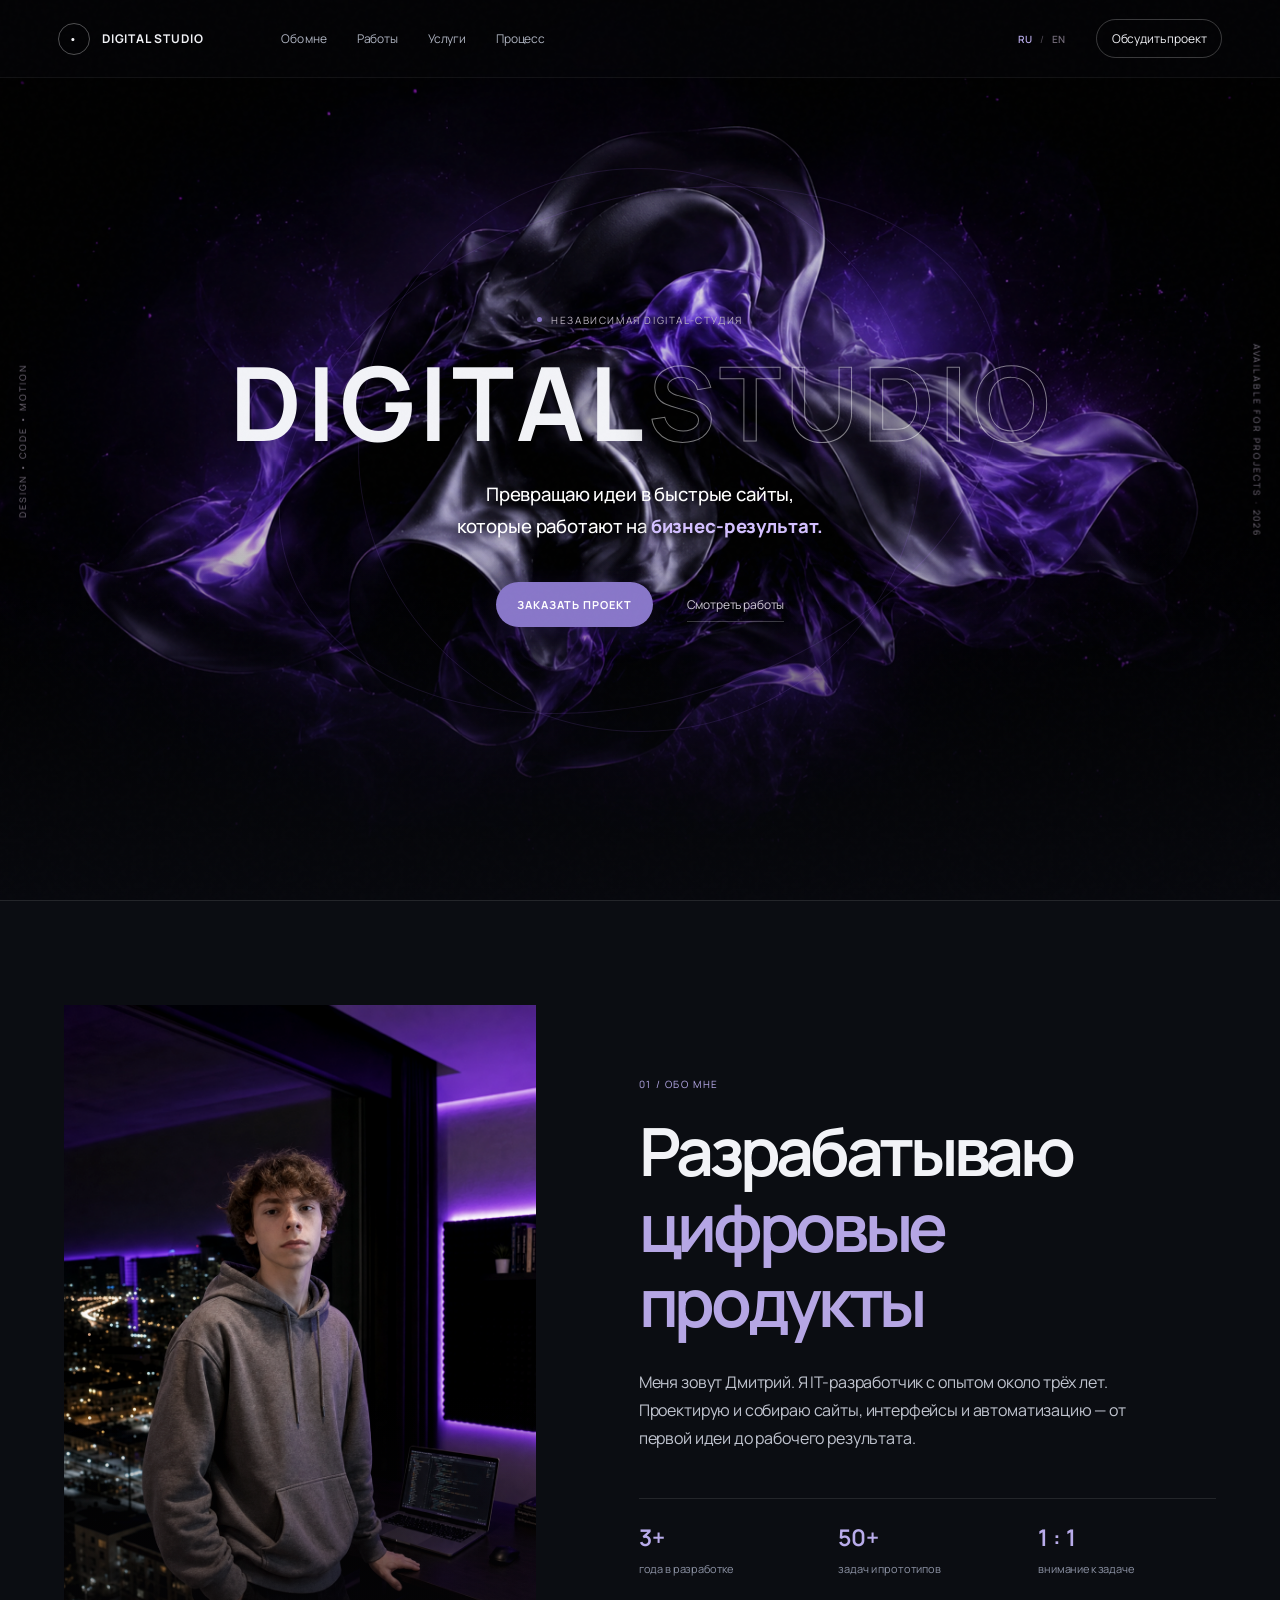
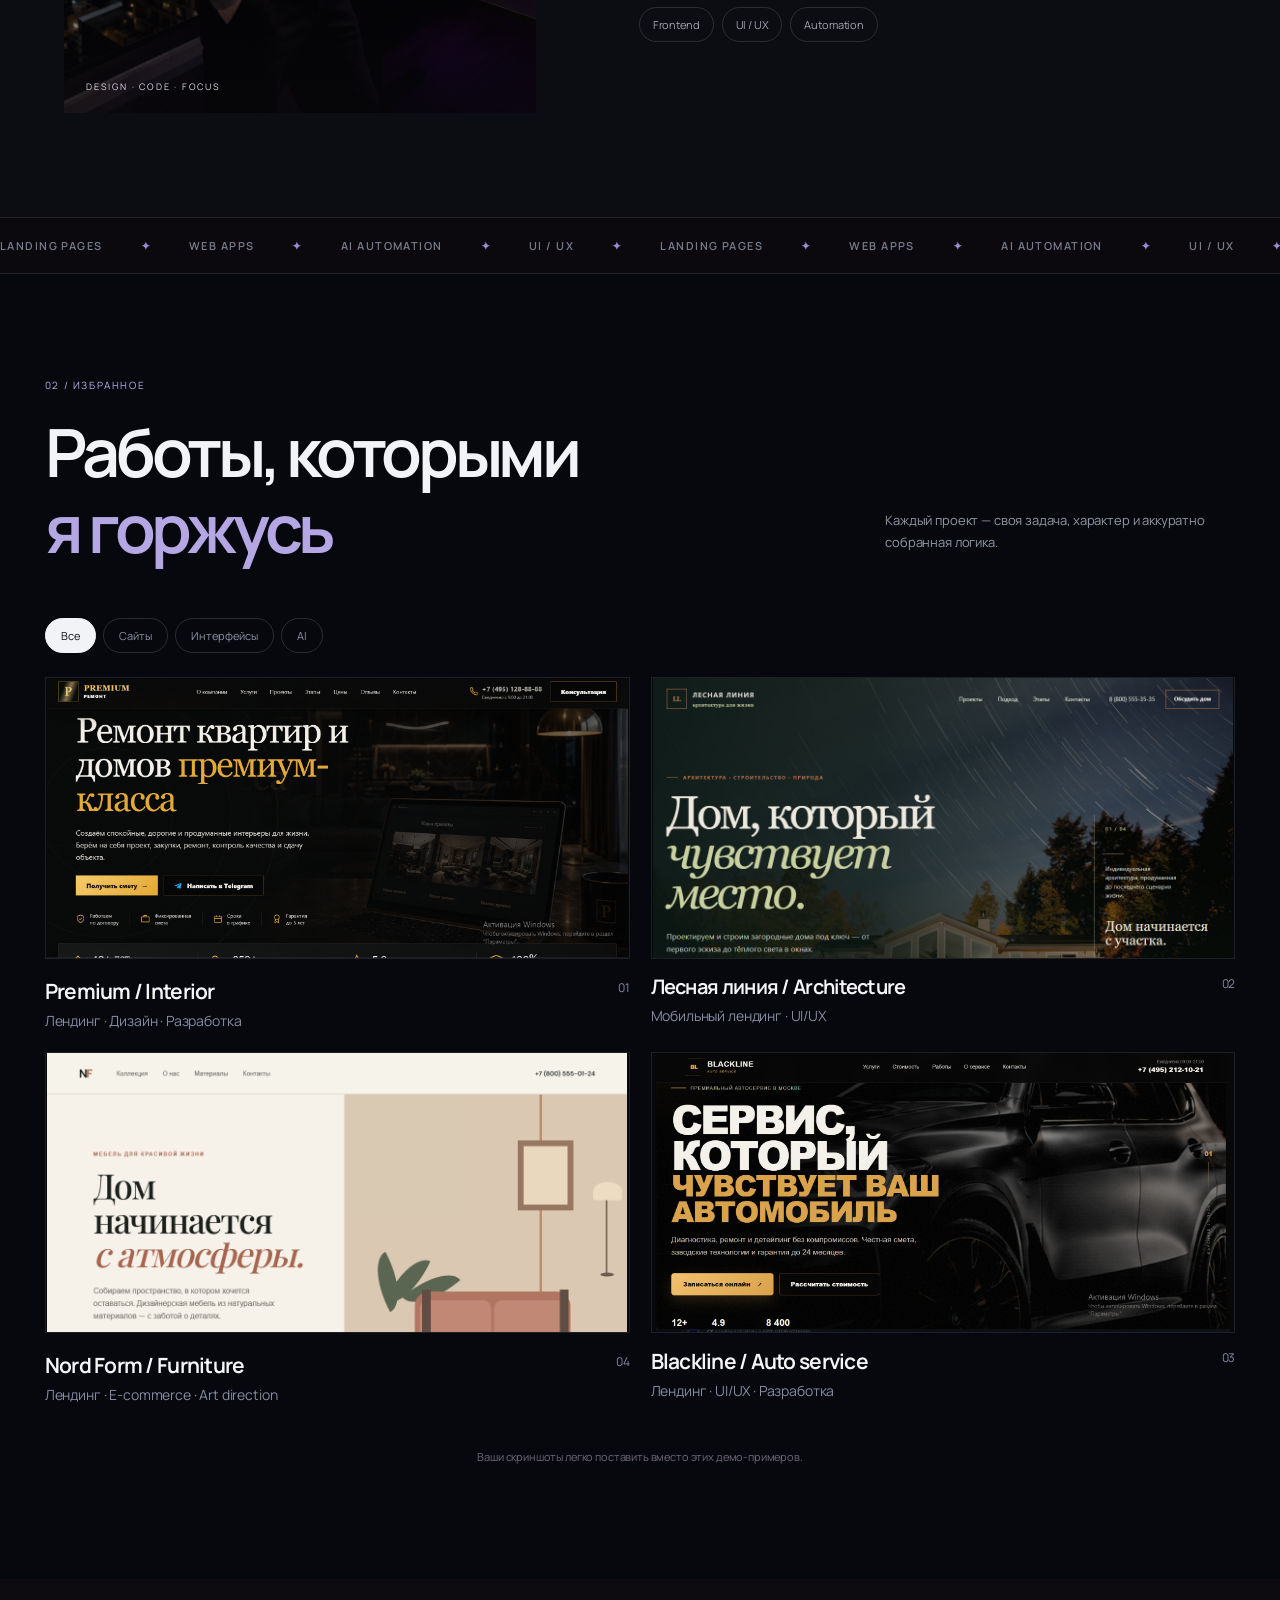
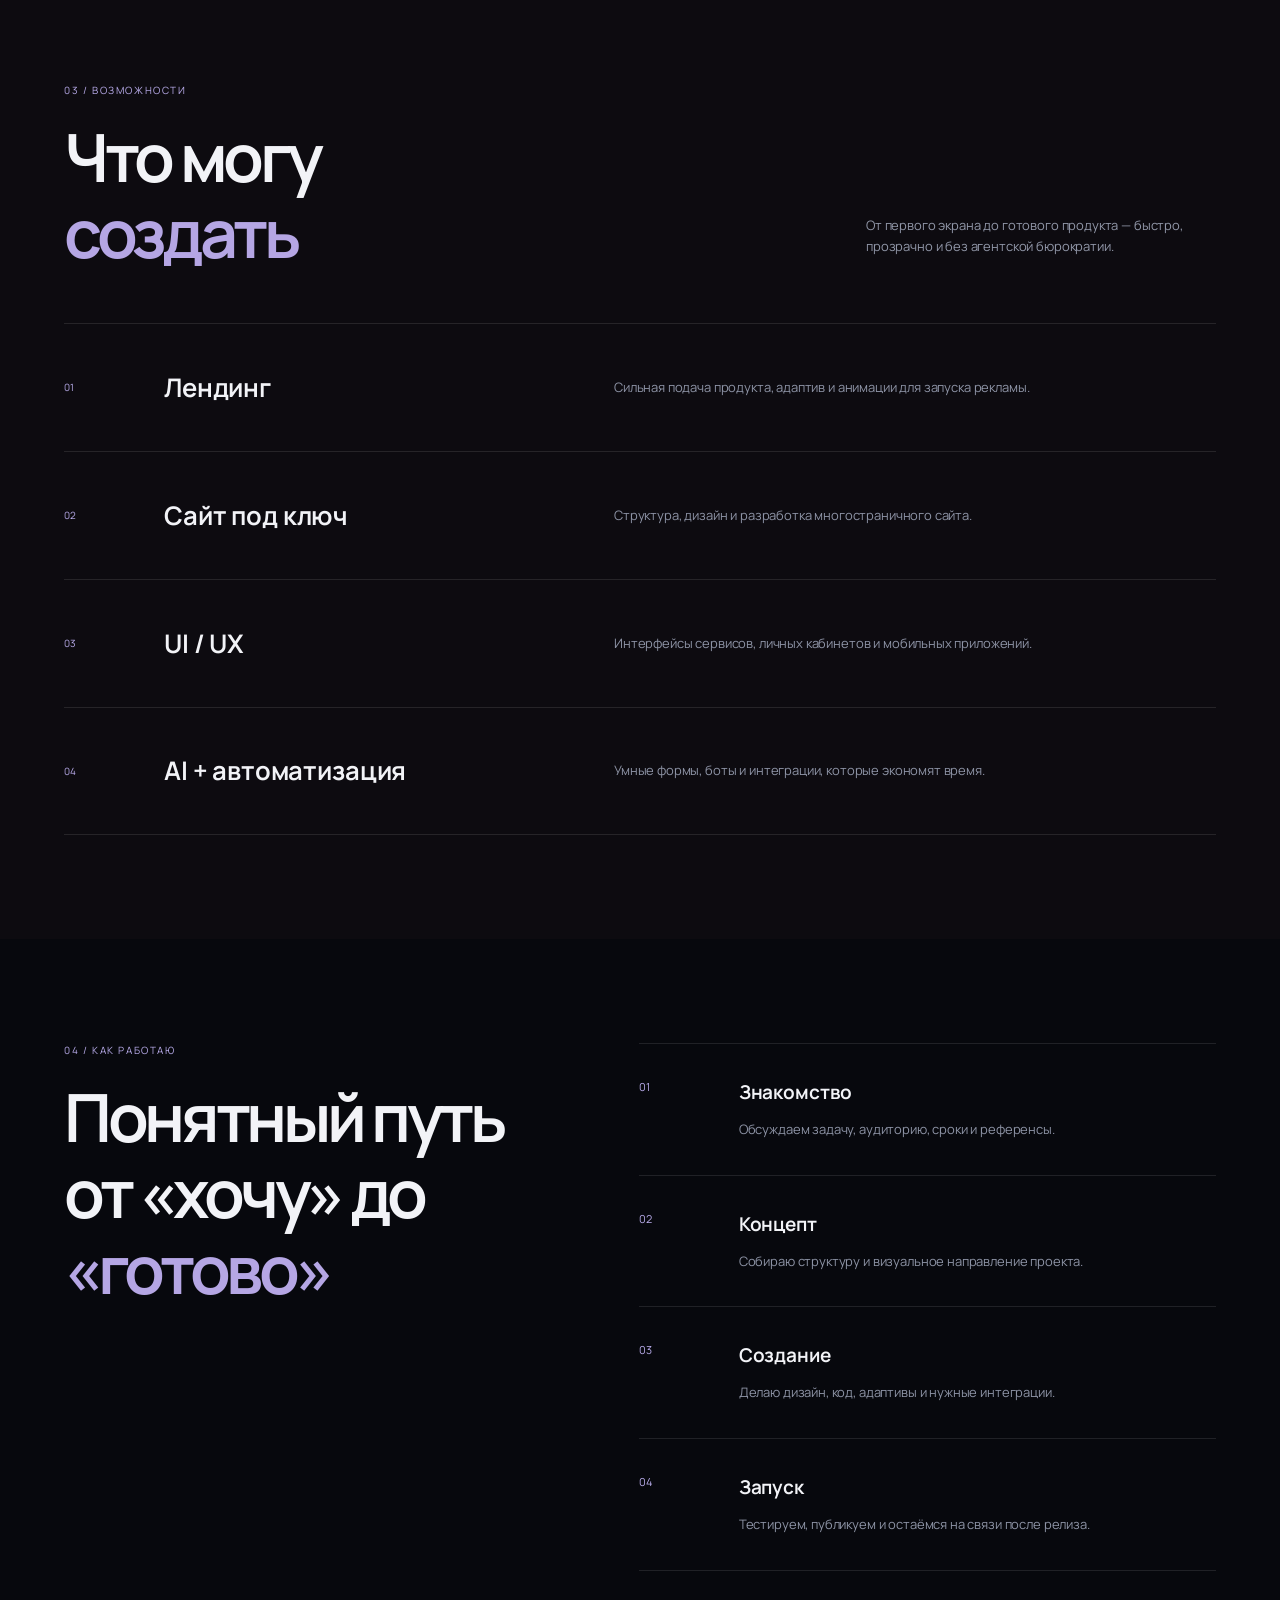
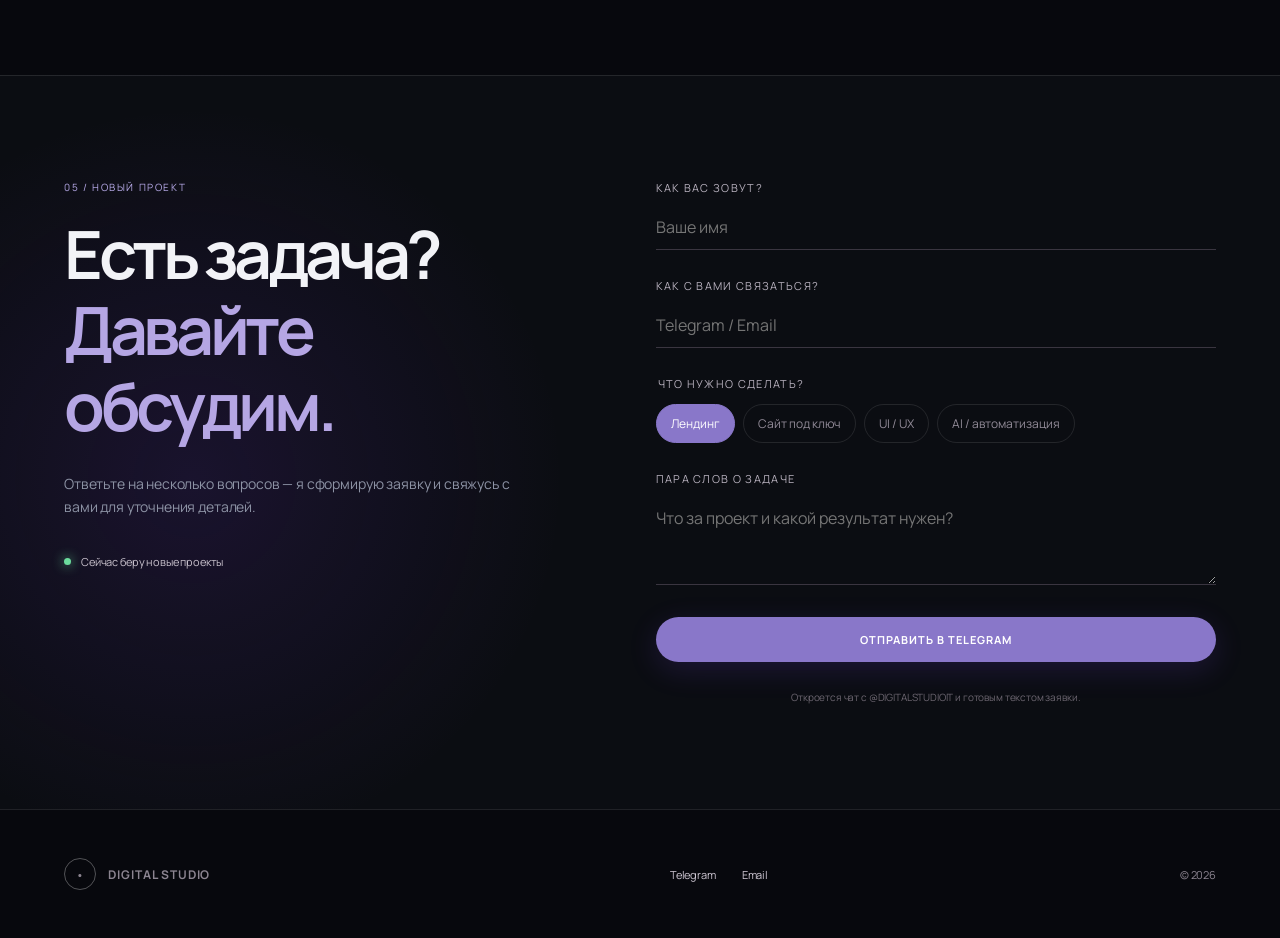
<file: index.html>
<!doctype html>
<html lang="ru">
<head>
  <meta charset="UTF-8">
  <meta name="viewport" content="width=device-width, initial-scale=1.0">
  <meta name="theme-color" content="#08070b">
  <meta name="description" content="Digital studio — сайты, интерфейсы и автоматизация для бизнеса.">
  <title>Digital studio — design, code, motion</title>
  <link rel="preconnect" href="https://fonts.googleapis.com">
  <link rel="preconnect" href="https://fonts.gstatic.com" crossorigin>
  <link href="https://fonts.googleapis.com/css2?family=Manrope:wght@400;500;600;700&family=Unbounded:wght@500;600&display=swap" rel="stylesheet">
  <link rel="stylesheet" href="styles.css">
  <link rel="stylesheet" href="about.css">
  <link rel="stylesheet" href="portfolio.css">
  <link rel="stylesheet" href="minimal.css">
</head>
<body>
  <div class="noise" aria-hidden="true"></div>
  <header class="header">
    <a class="brand" href="#top" aria-label="Digital studio — на главную">
      <span class="brand-mark">•</span>
      <span>Digital studio</span>
    </a>
    <nav class="nav" aria-label="Основная навигация">
      <a href="#about">Обо мне</a>
      <a href="#works">Работы</a>
      <a href="#services">Услуги</a>
      <a href="#process">Процесс</a>
    </nav>
    <div class="lang-switch" role="group" aria-label="Выбор языка">
      <button class="lang active" type="button" data-lang="ru">RU</button><span>/</span><button class="lang" type="button" data-lang="en">EN</button>
    </div>
    <a class="header-cta" href="#order">Обсудить проект</a>
    <button class="menu-button" type="button" aria-label="Открыть меню" aria-expanded="false"><span></span><span></span></button>
  </header>

  <main>
    <section class="hero" id="top">
      <img class="hero-art" src="assets/hero-art.png" alt="Абстрактная фиолетовая 3D-форма">
      <div class="hero-vignette"></div>
      <div class="orbit orbit-one"></div>
      <div class="orbit orbit-two"></div>
      <div class="hero-copy">
        <p class="eyebrow"><span></span> Независимая digital-студия</p>
        <h1>DIGITAL<span>STUDIO</span></h1>
        <p class="hero-lead">Превращаю идеи в быстрые сайты,<br>которые работают на <em>бизнес-результат.</em></p>
        <div class="hero-actions">
          <a class="button button-primary" href="#order">Заказать проект</a>
          <a class="text-link" href="#works">Смотреть работы</a>
        </div>
      </div>
      <p class="hero-side hero-side-left">DESIGN • CODE • MOTION</p>
      <p class="hero-side hero-side-right">AVAILABLE FOR PROJECTS · 2026</p>
    </section>

    <section class="about section" id="about">
      <div class="about-media reveal">
        <img src="assets/about-photo.png" alt="Разработчик за работой у окна с видом на ночной город">
        <span class="about-media-label">DESIGN · CODE · FOCUS</span>
      </div>
      <div class="about-copy reveal">
        <p class="kicker">01 / Обо мне</p>
        <h2>Разрабатываю<br><span>цифровые продукты</span></h2>
        <p class="about-lead">Меня зовут Дмитрий. Я IT-разработчик с опытом около трёх лет. Проектирую и собираю сайты, интерфейсы и автоматизацию — от первой идеи до рабочего результата.</p>
        <div class="about-facts">
          <div><strong>3+</strong><span>года в разработке</span></div>
          <div><strong>50+</strong><span>задач и прототипов</span></div>
          <div><strong>1 : 1</strong><span>внимание к задаче</span></div>
        </div>
        <div class="about-tags"><span>Frontend</span><span>UI / UX</span><span>Automation</span></div>
      </div>
    </section>

    <section class="marquee" aria-label="Услуги">
      <div class="marquee-track">
        <span>LANDING PAGES</span><i>✦</i><span>WEB APPS</span><i>✦</i><span>AI AUTOMATION</span><i>✦</i><span>UI / UX</span><i>✦</i>
        <span>LANDING PAGES</span><i>✦</i><span>WEB APPS</span><i>✦</i><span>AI AUTOMATION</span><i>✦</i><span>UI / UX</span><i>✦</i>
      </div>
    </section>

    <section class="section works" id="works">
      <div class="section-heading reveal">
        <div><p class="kicker">02 / Избранное</p><h2>Работы, которыми<br><span>я горжусь</span></h2></div>
        <p class="section-note">Каждый проект — своя задача, характер и аккуратно собранная логика.</p>
      </div>
      <div class="filters reveal" role="group" aria-label="Фильтр работ">
        <button class="filter active" data-filter="all">Все</button>
        <button class="filter" data-filter="web">Сайты</button>
        <button class="filter" data-filter="ui">Интерфейсы</button>
        <button class="filter" data-filter="ai">AI</button>
      </div>
      <div class="work-grid">
        <article class="work-card work-card-large reveal" data-category="web">
          <a class="work-card-link" href="https://witchcraftit.github.io/premium-renovation-github-pages/" target="_blank" rel="noopener noreferrer">
            <div class="portfolio-visual"><img src="assets/portfolio-premium-final.png" alt="Лендинг премиального ремонта квартир и домов"></div>
            <div class="work-meta"><div><h3>Premium / Interior</h3><p>Лендинг · Дизайн · Разработка</p></div><span>01</span></div>
          </a>
        </article>
        <article class="work-card reveal" data-category="ui">
          <a class="work-card-link" href="https://witchcraftit.github.io/forest-landing/" target="_blank" rel="noopener noreferrer">
            <div class="portfolio-visual"><img src="assets/portfolio-forest-final.png" alt="Лендинг загородных домов"></div>
            <div class="work-meta"><div><h3>Лесная линия / Architecture</h3><p>Мобильный лендинг · UI/UX</p></div><span>02</span></div>
          </a>
        </article>
        <article class="work-card reveal" data-category="ai">
          <a class="work-card-link" href="https://witchcraftit.github.io/blackline-auto-github-pages/" target="_blank" rel="noopener noreferrer">
            <div class="portfolio-visual"><img src="assets/portfolio-blackline-final.png" alt="Лендинг премиального автосервиса Blackline"></div>
            <div class="work-meta"><div><h3>Blackline / Auto service</h3><p>Лендинг · UI/UX · Разработка</p></div><span>03</span></div>
          </a>
        </article>
        <article class="work-card reveal" data-category="web">
          <a class="work-card-link" href="furniture-landing/" target="_blank" rel="noopener noreferrer">
            <div class="portfolio-visual"><img src="assets/portfolio-furniture.png" alt="Лендинг мебельного бренда Nord Form"></div>
            <div class="work-meta"><div><h3>Nord Form / Furniture</h3><p>Лендинг · E-commerce · Art direction</p></div><span>04</span></div>
          </a>
        </article>
      </div>
      <p class="replace-note reveal">Ваши скриншоты легко поставить вместо этих демо-примеров.</p>
    </section>

    <section class="section services" id="services">
      <div class="section-heading reveal">
        <div><p class="kicker">03 / Возможности</p><h2>Что могу<br><span>создать</span></h2></div>
        <p class="section-note">От первого экрана до готового продукта — быстро, прозрачно и без агентской бюрократии.</p>
      </div>
      <div class="service-list">
        <article class="service reveal"><span class="service-number">01</span><h3>Лендинг</h3><p>Сильная подача продукта, адаптив и анимации для запуска рекламы.</p></article>
        <article class="service reveal"><span class="service-number">02</span><h3>Сайт под ключ</h3><p>Структура, дизайн и разработка многостраничного сайта.</p></article>
        <article class="service reveal"><span class="service-number">03</span><h3>UI / UX</h3><p>Интерфейсы сервисов, личных кабинетов и мобильных приложений.</p></article>
        <article class="service reveal"><span class="service-number">04</span><h3>AI + автоматизация</h3><p>Умные формы, боты и интеграции, которые экономят время.</p></article>
      </div>
    </section>

    <section class="section process" id="process">
      <div class="process-intro reveal"><p class="kicker">04 / Как работаю</p><h2>Понятный путь<br>от «хочу» до <span>«готово»</span></h2></div>
      <div class="steps">
        <article class="step reveal"><span>01</span><div><h3>Знакомство</h3><p>Обсуждаем задачу, аудиторию, сроки и референсы.</p></div></article>
        <article class="step reveal"><span>02</span><div><h3>Концепт</h3><p>Собираю структуру и визуальное направление проекта.</p></div></article>
        <article class="step reveal"><span>03</span><div><h3>Создание</h3><p>Делаю дизайн, код, адаптивы и нужные интеграции.</p></div></article>
        <article class="step reveal"><span>04</span><div><h3>Запуск</h3><p>Тестируем, публикуем и остаёмся на связи после релиза.</p></div></article>
      </div>
    </section>

    <section class="section order" id="order">
      <div class="order-copy reveal"><p class="kicker">05 / Новый проект</p><h2>Есть задача?<br><span>Давайте обсудим.</span></h2><p>Ответьте на несколько вопросов — я сформирую заявку и свяжусь с вами для уточнения деталей.</p><div class="availability"><i></i> Сейчас беру новые проекты</div></div>
      <form class="order-form reveal" id="orderForm">
        <label>Как вас зовут?<input type="text" name="name" placeholder="Ваше имя" required></label>
        <label>Как с вами связаться?<input type="text" name="contact" placeholder="Telegram / Email" required></label>
        <fieldset><legend>Что нужно сделать?</legend><div class="choices"><label><input type="radio" name="service" value="Лендинг" checked><span>Лендинг</span></label><label><input type="radio" name="service" value="Сайт под ключ"><span>Сайт под ключ</span></label><label><input type="radio" name="service" value="UI / UX"><span>UI / UX</span></label><label><input type="radio" name="service" value="AI / автоматизация"><span>AI / автоматизация</span></label></div></fieldset>
        <label>Пара слов о задаче<textarea name="message" rows="3" placeholder="Что за проект и какой результат нужен?"></textarea></label>
        <button class="button button-primary submit" type="submit">Отправить в Telegram</button>
        <p class="form-hint">Откроется чат с @DIGITALSTUDIOIT и готовым текстом заявки.</p>
      </form>
    </section>
  </main>

  <footer class="footer">
    <a class="brand" href="#top"><span class="brand-mark">•</span><span>Digital studio</span></a>
    <div class="footer-links"><a href="https://t.me/DIGITALSTUDIOIT" target="_blank" rel="noopener">Telegram</a><a href="mailto:hello@yourdomain.com">Email</a></div>
    <span>© 2026</span>
  </footer>

  <div class="toast" role="status" aria-live="polite"><strong>Открываю Telegram</strong><span>Текст заявки уже подготовлен.</span></div>
  <script src="script.js"></script>
</body>
</html>
</file>
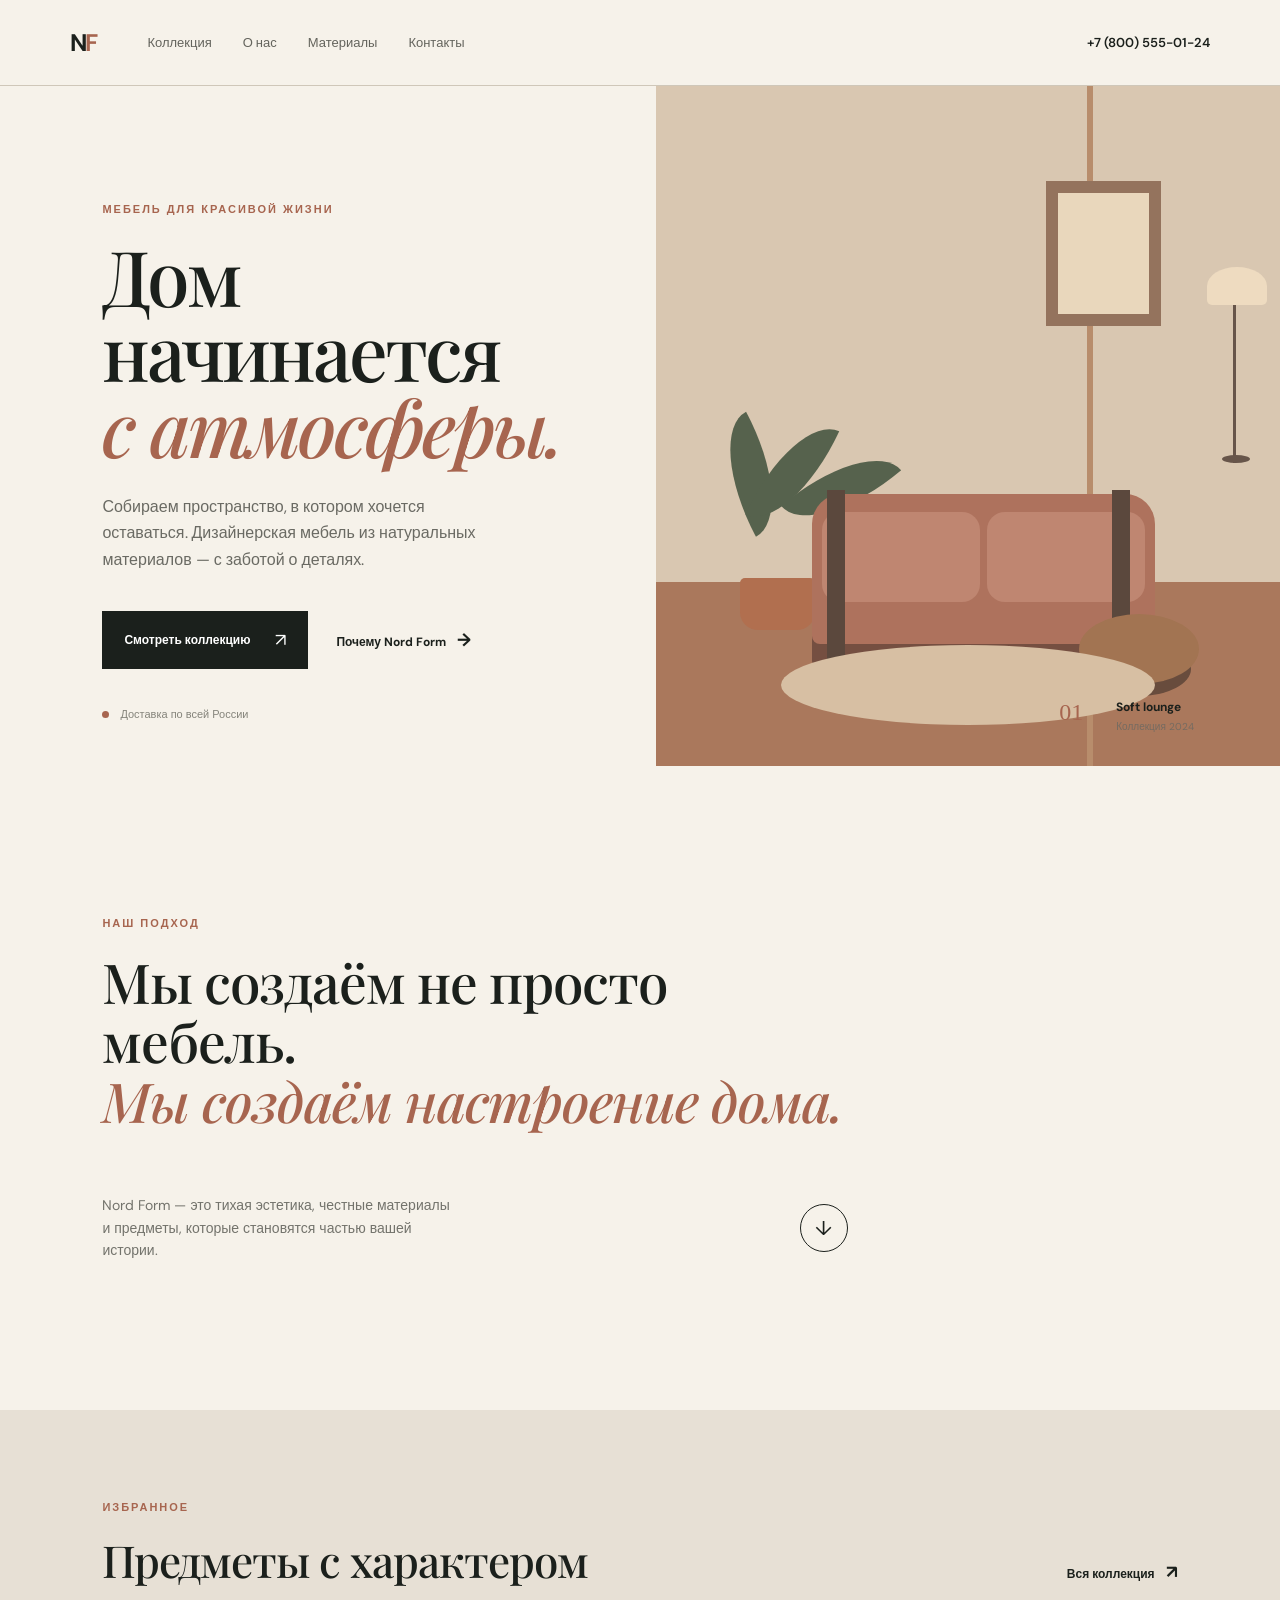
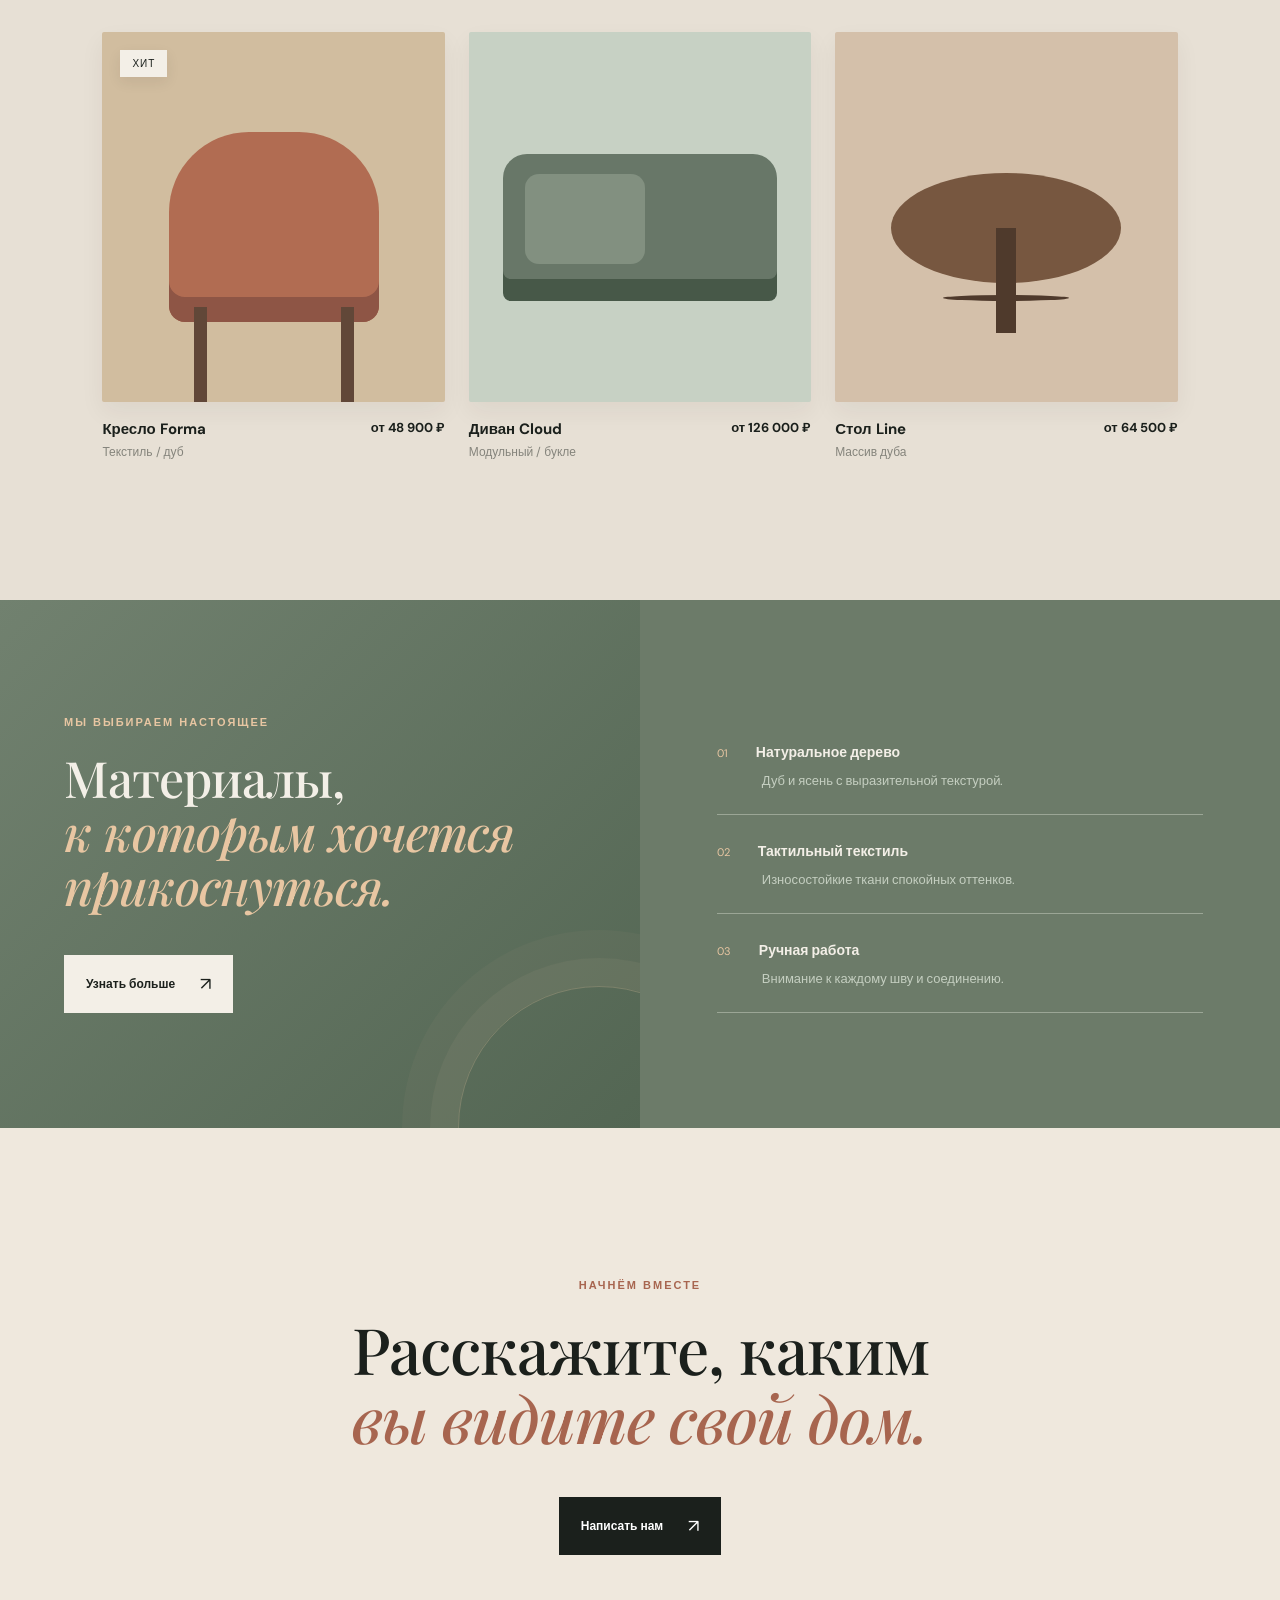
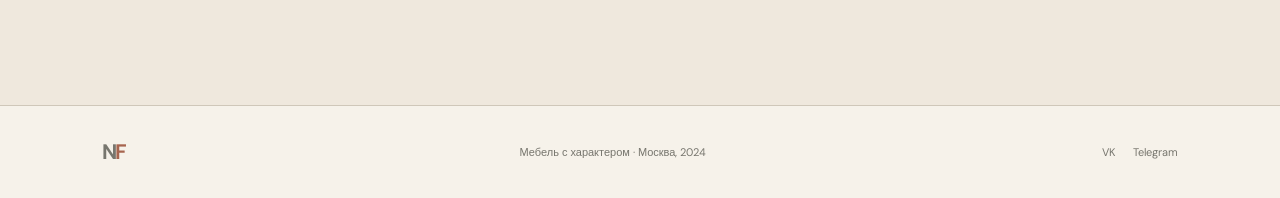
<file: furniture-landing/index.html>
<!doctype html>
<html lang="ru">
<head>
  <meta charset="UTF-8" />
  <meta name="viewport" content="width=device-width, initial-scale=1.0" />
  <meta name="description" content="Nord Form — современная мебель для дома с доставкой по России." />
  <title>Nord Form — мебель, которая остаётся с вами</title>
  <link rel="preconnect" href="https://fonts.googleapis.com">
  <link rel="preconnect" href="https://fonts.gstatic.com" crossorigin>
  <link href="https://fonts.googleapis.com/css2?family=DM+Sans:wght@400;500;600;700&family=Playfair+Display:wght@500;600&display=swap" rel="stylesheet">
  <link rel="stylesheet" href="styles.css" />
</head>
<body>
  <header class="header">
    <a class="logo" href="#top" aria-label="Nord Form">N<span>F</span></a>
    <nav class="nav" aria-label="Главное меню">
      <a href="#collection">Коллекция</a>
      <a href="#about">О нас</a>
      <a href="#materials">Материалы</a>
      <a href="#contacts">Контакты</a>
    </nav>
    <a class="header-phone" href="tel:+78005550124">+7 (800) 555-01-24</a>
    <button class="menu-button" aria-label="Открыть меню">☰</button>
  </header>

  <main id="top">
    <section class="hero">
      <div class="hero-copy">
        <p class="eyebrow">Мебель для красивой жизни</p>
        <h1>Дом начинается<br><em>с атмосферы.</em></h1>
        <p class="hero-text">Собираем пространство, в котором хочется оставаться. Дизайнерская мебель из натуральных материалов — с заботой о деталях.</p>
        <div class="hero-actions">
          <a class="button button-dark" href="#collection">Смотреть коллекцию <span>↗</span></a>
          <a class="text-link" href="#about">Почему Nord Form <span>→</span></a>
        </div>
        <div class="hero-note"><span class="dot"></span> Доставка по всей России</div>
      </div>
      <div class="hero-visual">
        <div class="sun"></div>
        <div class="room-art" aria-label="Иллюстрация уютной гостиной">
          <div class="wall-art"></div><div class="plant plant-one"><i></i><i></i><i></i></div>
          <div class="sofa"><span></span><b></b><i></i></div><div class="table"><span></span></div>
          <div class="lamp"><i></i><span></span></div><div class="rug"></div>
        </div>
        <div class="visual-caption"><span>01</span><b>Soft lounge</b><small>Коллекция 2024</small></div>
      </div>
    </section>

    <section class="intro" id="about">
      <p class="eyebrow">Наш подход</p>
      <h2>Мы создаём не просто мебель.<br><em>Мы создаём настроение дома.</em></h2>
      <div class="intro-bottom"><p>Nord Form — это тихая эстетика, честные материалы и предметы, которые становятся частью вашей истории.</p><a class="circle-arrow" href="#materials">↓</a></div>
    </section>

    <section class="collection" id="collection">
      <div class="section-heading"><div><p class="eyebrow">Избранное</p><h2>Предметы с характером</h2></div><a class="text-link" href="#contacts">Вся коллекция <span>↗</span></a></div>
      <div class="products">
        <article class="product"><div class="product-image chair"><span class="badge">Хит</span><div class="chair-shape"></div></div><div class="product-meta"><div><h3>Кресло Forma</h3><p>Текстиль / дуб</p></div><strong>от 48 900 ₽</strong></div></article>
        <article class="product"><div class="product-image sofa-product"><div class="sofa-shape"></div></div><div class="product-meta"><div><h3>Диван Cloud</h3><p>Модульный / букле</p></div><strong>от 126 000 ₽</strong></div></article>
        <article class="product"><div class="product-image table-product"><div class="table-shape"></div></div><div class="product-meta"><div><h3>Стол Line</h3><p>Массив дуба</p></div><strong>от 64 500 ₽</strong></div></article>
      </div>
    </section>

    <section class="materials" id="materials"><div class="materials-card"><p class="eyebrow">Мы выбираем настоящее</p><h2>Материалы,<br><em>к которым хочется прикоснуться.</em></h2><a class="button button-light" href="#contacts">Узнать больше <span>↗</span></a></div><div class="material-list"><div><span>01</span><b>Натуральное дерево</b><p>Дуб и ясень с выразительной текстурой.</p></div><div><span>02</span><b>Тактильный текстиль</b><p>Износостойкие ткани спокойных оттенков.</p></div><div><span>03</span><b>Ручная работа</b><p>Внимание к каждому шву и соединению.</p></div></div></section>

    <section class="contact" id="contacts"><p class="eyebrow">Начнём вместе</p><h2>Расскажите, каким<br><em>вы видите свой дом.</em></h2><a class="button button-dark" href="mailto:hello@nordform.ru">Написать нам <span>↗</span></a></section>
  </main>
  <footer class="footer"><a class="logo" href="#top">N<span>F</span></a><p>Мебель с характером · Москва, 2024</p><div><a href="#">VK</a><a href="#">Telegram</a></div></footer>
  <script src="script.js"></script>
</body>
</html>
</file>
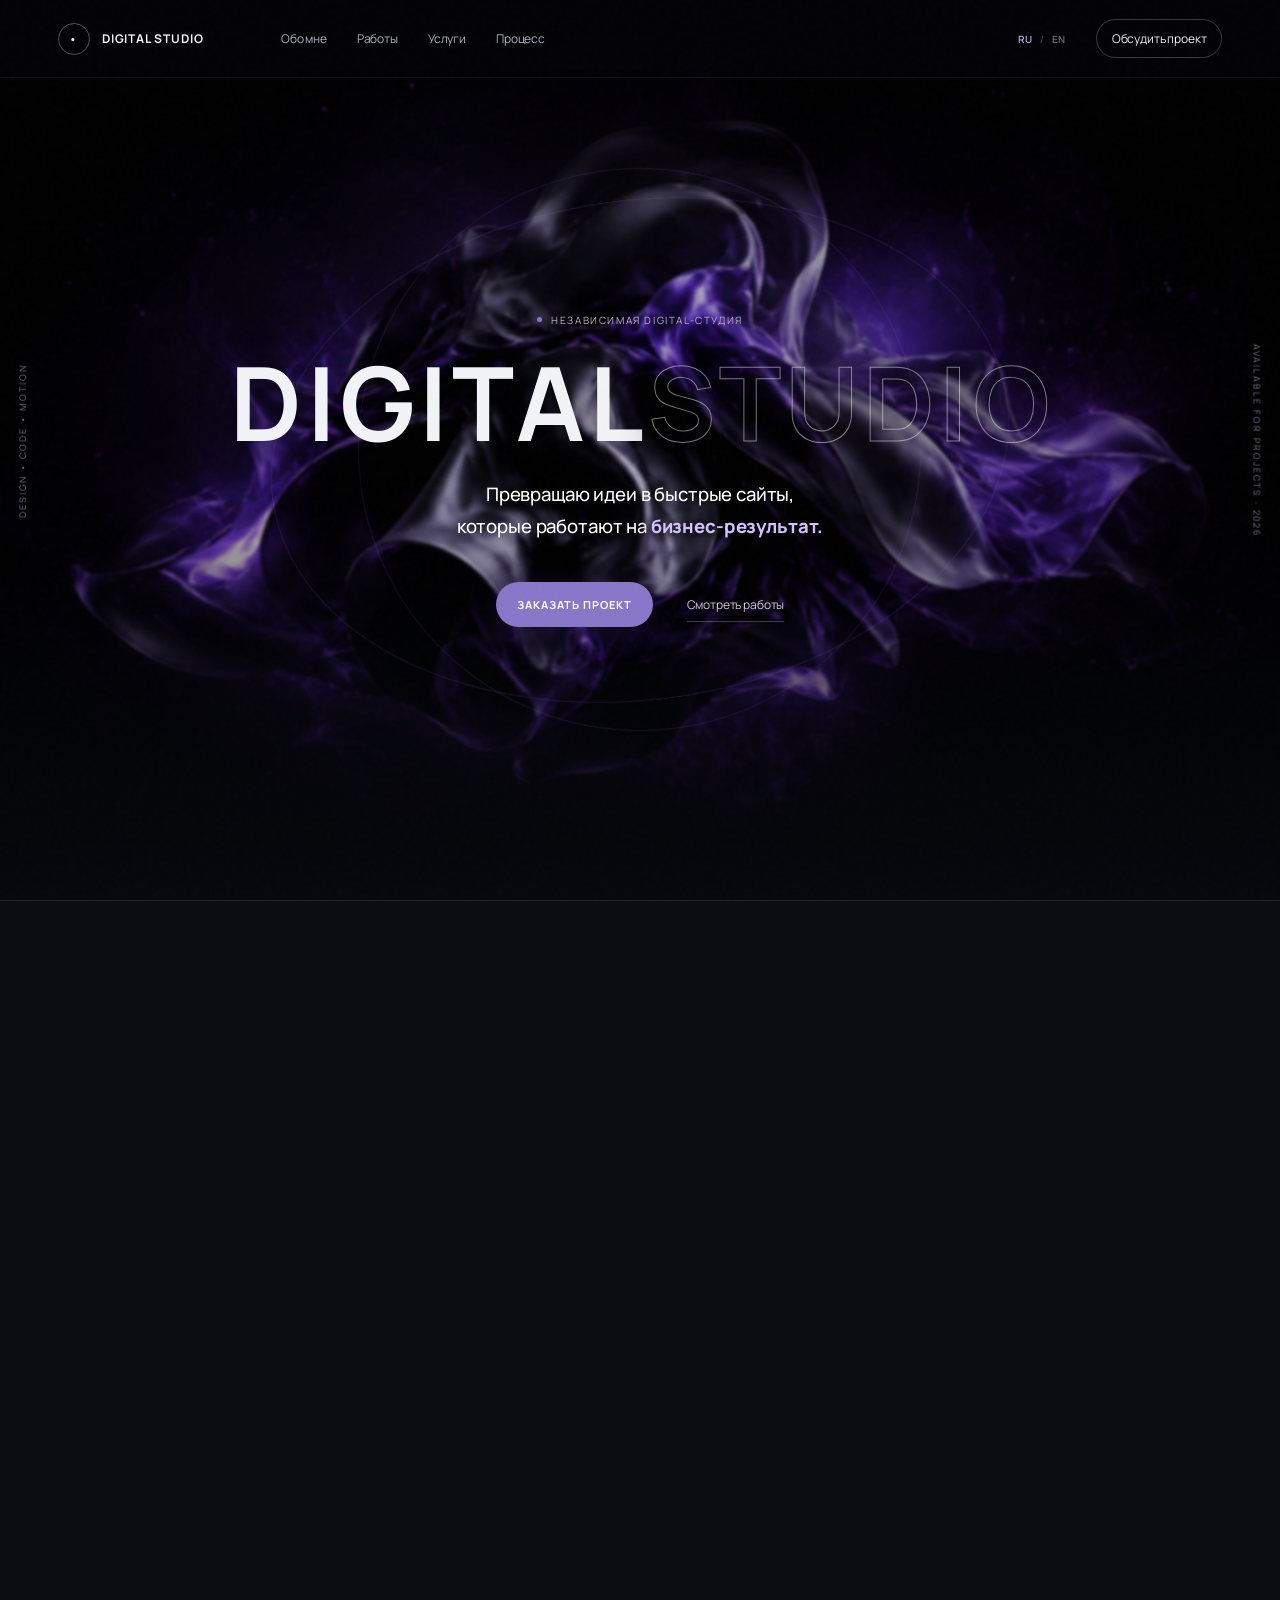
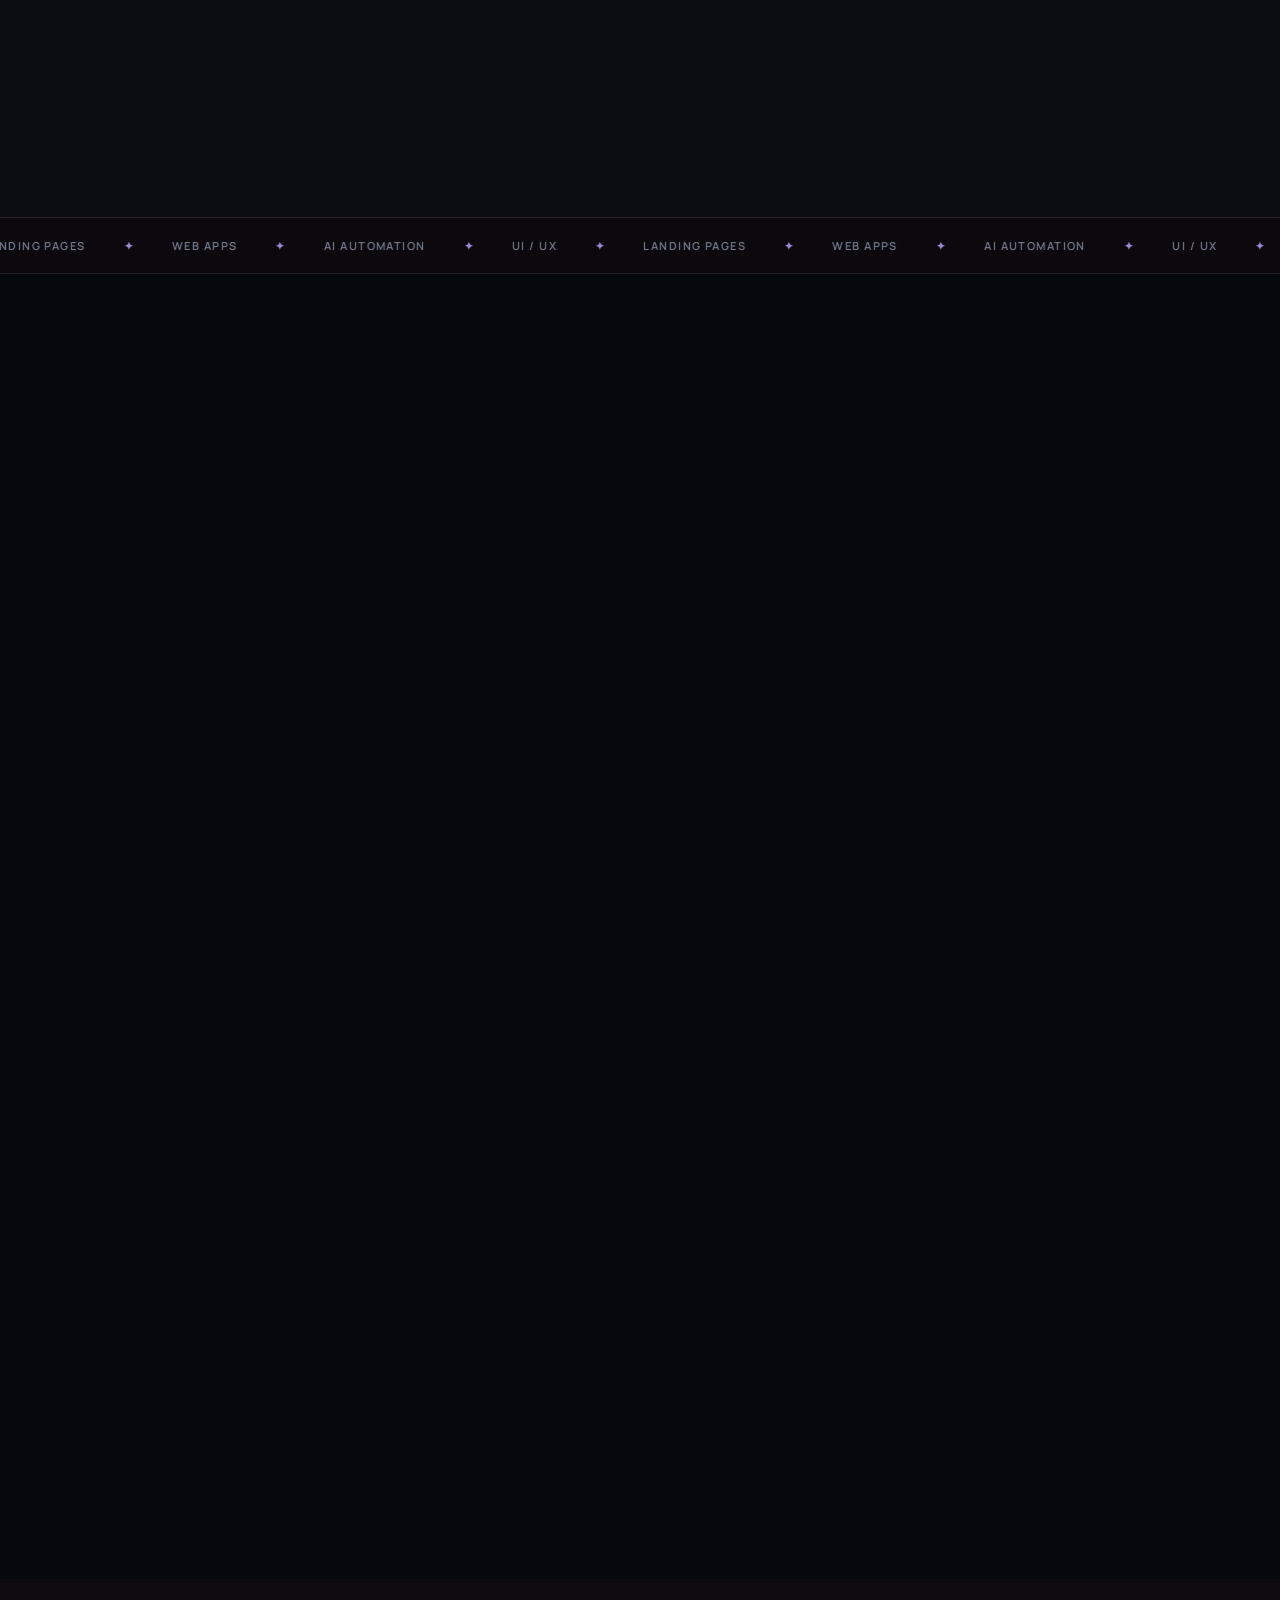
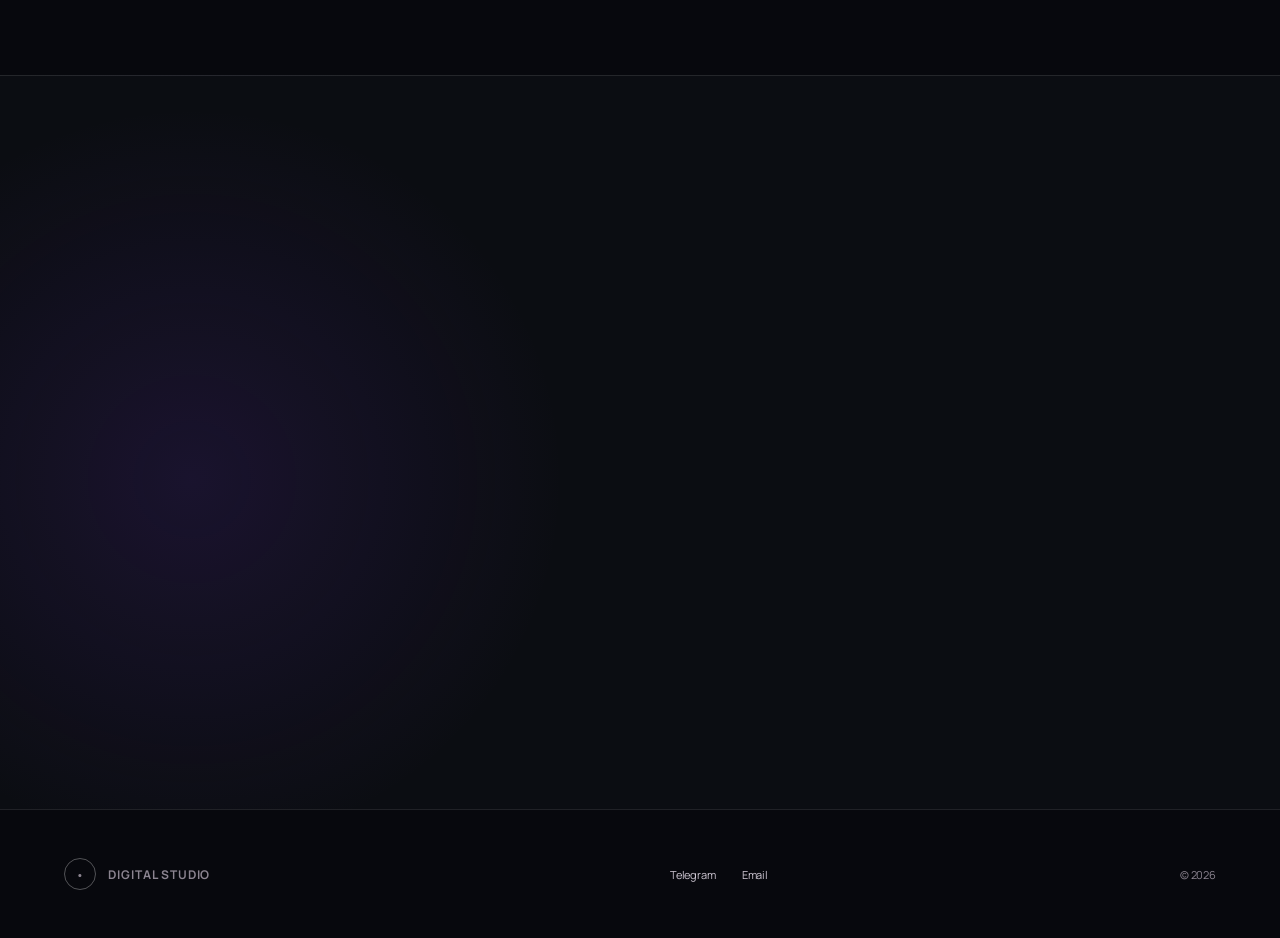
<file: START.html>
<!doctype html><html lang="ru"><head><meta charset="utf-8"><meta http-equiv="refresh" content="0; url=index.html"><title>Запуск digital studio</title></head><body style="background:#08070b;color:#fff;font-family:sans-serif;padding:40px">Открываю сайт… <a href="index.html" style="color:#a879ff">Нажмите сюда, если сайт не открылся</a>.</body></html>
</file>
<file: styles.css>
:root{--bg:#08070b;--panel:#100e15;--text:#f4f0f8;--muted:#9a93a4;--violet:#8f5bff;--bright:#b896ff;--line:rgba(255,255,255,.12);--display:"Unbounded",sans-serif;--body:"Manrope",sans-serif}
*{box-sizing:border-box}html{scroll-behavior:smooth}body{margin:0;background:var(--bg);color:var(--text);font-family:var(--body);overflow-x:hidden}a{color:inherit;text-decoration:none}button,input,textarea{font:inherit}.noise{position:fixed;inset:0;pointer-events:none;z-index:20;opacity:.035;background-image:url("data:image/svg+xml,%3Csvg viewBox='0 0 180 180' xmlns='http://www.w3.org/2000/svg'%3E%3Cfilter id='n'%3E%3CfeTurbulence type='fractalNoise' baseFrequency='.9' numOctaves='3' stitchTiles='stitch'/%3E%3C/filter%3E%3Crect width='100%25' height='100%25' filter='url(%23n)' opacity='.8'/%3E%3C/svg%3E")}
.header{height:86px;display:flex;align-items:center;justify-content:space-between;padding:0 4.5vw;position:absolute;top:0;left:0;right:0;z-index:10;border-bottom:1px solid rgba(255,255,255,.08)}.brand{display:flex;align-items:center;gap:12px;font:600 14px var(--display);letter-spacing:.02em}.brand-mark{width:35px;height:35px;border:1px solid rgba(255,255,255,.5);border-radius:50%;display:grid;place-items:center;font-size:13px}.nav{display:flex;gap:38px;color:#c6c1ca;font-size:13px}.nav a,.header-cta,.footer a{transition:color .2s}.nav a:hover,.footer a:hover{color:var(--bright)}.header-cta{font-size:13px;border-bottom:1px solid #fff;padding-bottom:5px}.header-cta span{color:var(--bright)}.menu-button{display:none;background:none;border:0;color:white}
.hero{height:min(900px,100svh);min-height:700px;position:relative;display:grid;place-items:center;overflow:hidden;background:#050507}.hero-art{position:absolute;width:100%;height:100%;object-fit:cover;opacity:.96;animation:heroIn 1.6s cubic-bezier(.2,.7,.2,1) both}.hero-vignette{position:absolute;inset:0;background:linear-gradient(180deg,rgba(0,0,0,.35) 0%,transparent 25%,transparent 62%,#08070b 100%),radial-gradient(circle at center,transparent 0%,rgba(0,0,0,.15) 48%,rgba(0,0,0,.7) 100%)}.orbit{position:absolute;border:1px solid rgba(166,117,255,.13);border-radius:50%;width:44vw;height:44vw;min-width:500px;min-height:500px;animation:spin 22s linear infinite}.orbit-two{width:58vw;height:28vw;transform:rotate(-18deg);animation-direction:reverse;animation-duration:30s}.hero-copy{position:relative;text-align:center;z-index:2;margin-top:30px}.eyebrow,.kicker{font-size:11px;letter-spacing:.22em;text-transform:uppercase;color:#bab3c0}.eyebrow{display:flex;justify-content:center;align-items:center;gap:9px}.eyebrow span{width:5px;height:5px;border-radius:50%;background:var(--violet);box-shadow:0 0 12px var(--violet)}.hero h1{font:600 clamp(42px,8vw,118px)/.92 var(--display);letter-spacing:.12em;margin:28px 0 22px;text-indent:.12em;text-shadow:0 5px 40px #000}.hero h1 span{color:transparent;-webkit-text-stroke:1px rgba(255,255,255,.62)}.hero-lead{font-size:clamp(15px,1.45vw,20px);line-height:1.7;color:#d0cad5}.hero-lead em{color:var(--bright);font-style:normal}.hero-actions{display:flex;align-items:center;justify-content:center;gap:34px;margin-top:32px}.button{border:0;display:inline-flex;align-items:center;justify-content:center;gap:32px;padding:17px 22px;border-radius:2px;text-transform:uppercase;font-size:11px;letter-spacing:.14em;font-weight:700;cursor:pointer}.button-primary{background:var(--violet);color:#fff;box-shadow:0 10px 45px rgba(126,73,240,.24);transition:transform .25s,background .25s,box-shadow .25s}.button-primary:hover{background:#a176ff;transform:translateY(-2px);box-shadow:0 14px 55px rgba(126,73,240,.4)}.text-link{font-size:12px;color:#d0cad6;border-bottom:1px solid rgba(255,255,255,.3);padding:8px 0}.text-link span{margin-left:10px;color:var(--bright)}.hero-side{position:absolute;z-index:2;bottom:50%;font-size:9px;letter-spacing:.22em;color:#77717d}.hero-side-left{left:2.3vw;transform:rotate(-90deg) translateX(-50%);transform-origin:left bottom}.hero-side-right{right:2.3vw;transform:rotate(90deg) translateX(50%);transform-origin:right bottom}.scroll{position:absolute;z-index:3;bottom:28px;width:42px;height:42px;border:1px solid rgba(255,255,255,.2);border-radius:50%;display:grid;place-items:center;color:var(--bright);transition:.3s}.scroll:hover{background:var(--violet);color:#fff;border-color:var(--violet)}
.marquee{border-block:1px solid var(--line);overflow:hidden;background:#0b090e}.marquee-track{display:flex;width:max-content;align-items:center;gap:38px;padding:20px 0;animation:marquee 24s linear infinite;font:500 11px var(--display);letter-spacing:.16em;color:#8d8792}.marquee i{font-style:normal;color:var(--violet)}
.section{padding:120px max(5vw,24px)}.section-heading{display:flex;align-items:end;justify-content:space-between;margin-bottom:52px}.kicker{color:var(--bright);margin:0 0 22px}.section h2{font:500 clamp(34px,5.2vw,72px)/1.14 var(--display);letter-spacing:-.045em;margin:0}.section h2 span{color:var(--bright)}.section-note{max-width:350px;line-height:1.65;color:var(--muted);font-size:14px}.filters{display:flex;gap:8px;margin-bottom:24px}.filter{border:1px solid var(--line);border-radius:30px;background:transparent;color:var(--muted);padding:9px 17px;cursor:pointer;font-size:12px;transition:.2s}.filter:hover,.filter.active{background:var(--text);color:#111;border-color:var(--text)}.work-grid{display:grid;grid-template-columns:1.15fr .85fr;gap:52px 22px}.work-card{transition:opacity .3s,transform .3s}.work-card.hidden{display:none}.work-card-large{grid-row:span 2}.mockup{height:clamp(310px,42vw,600px);background:#17131f;overflow:hidden;position:relative}.work-card:not(.work-card-large) .mockup{height:clamp(270px,27vw,370px)}.mockup-a{padding:8%;background:radial-gradient(circle at 55% 45%,#53318f 0%,#1e152b 27%,#0a090d 68%)}.browser{height:100%;background:linear-gradient(135deg,rgba(255,255,255,.05),transparent),#0b0910;border:1px solid rgba(255,255,255,.18);padding:18px;color:#fff;position:relative;box-shadow:0 30px 70px #000}.browser>span{display:inline-block;width:5px;height:5px;background:#555;border-radius:50%;margin-right:4px}.browser b{display:block;margin:14% 0 20%;font:500 10px var(--display);letter-spacing:.2em}.browser h3{font:500 clamp(28px,4vw,60px)/1.05 var(--display);text-transform:uppercase;letter-spacing:-.06em}.browser small{position:absolute;bottom:8%;left:18px;font-size:7px;letter-spacing:.14em}.mockup-b{display:grid;place-items:end center;background:linear-gradient(145deg,#d3c5f4,#8b75bd);padding-top:35px}.phone{width:52%;height:105%;border:5px solid #15121c;border-radius:30px 30px 0 0;background:#f8f6fb;color:#19161e;padding:24px 16px;box-shadow:0 20px 60px #493b68;transform:rotate(3deg)}.phone-top{width:36%;height:8px;background:#19161e;border-radius:10px;margin:-17px auto 28px}.phone p{font-size:7px;color:#777;margin:0}.phone strong{font-size:20px}.chart{height:27%;margin:18px 0;background:linear-gradient(180deg,rgba(130,80,240,.4),transparent);clip-path:polygon(0 72%,15% 55%,29% 67%,43% 20%,58% 48%,73% 30%,86% 43%,100% 0,100% 100%,0 100%);border-bottom:1px solid #7b4bdc}.phone-row{height:26px;border-radius:8px;background:#e8e4ed;margin:8px 0}.phone-row.short{width:68%}.mockup-c{padding:8%;background:radial-gradient(circle at 75% 55%,#452282,#0b0910 57%)}.ai-window{height:100%;background:rgba(10,8,14,.88);border:1px solid rgba(255,255,255,.13);padding:25px;position:relative;overflow:hidden}.ai-nav{font:500 8px var(--display);letter-spacing:.2em}.ai-nav i{float:right;width:20px;height:3px;background:#4f4857;margin-left:6px}.ai-window h3{font:500 clamp(20px,2.6vw,36px)/1.2 var(--display);margin-top:15%;position:relative;z-index:2}.ai-window h3 em{color:var(--bright);font-style:normal}.ai-chip{position:absolute;z-index:2;bottom:11%;left:8%;right:8%;border:1px solid rgba(255,255,255,.2);border-radius:40px;padding:12px 14px;font-size:8px;color:#aaa}.ai-chip b{float:right;color:white}.glow-ball{position:absolute;width:180px;height:180px;border-radius:50%;right:-45px;bottom:-35px;background:radial-gradient(circle at 35% 30%,#cfb7ff,#6d32e8 35%,#190a35 70%);filter:blur(2px);box-shadow:0 0 60px #7137df}.work-meta{display:flex;justify-content:space-between;padding-top:17px}.work-meta h3{font:500 14px var(--display);margin:0 0 8px}.work-meta p{font-size:11px;color:var(--muted);margin:0}.work-meta>span{font-size:10px;color:#6c6670}.replace-note{text-align:center;color:#6f6876;font-size:11px;margin-top:54px}
.services{background:#0d0b10}.service{display:grid;grid-template-columns:80px 1fr 1.15fr 180px 40px;align-items:center;gap:20px;min-height:128px;border-top:1px solid var(--line);transition:background .3s,padding .3s}.service:last-child{border-bottom:1px solid var(--line)}.service:hover{background:rgba(143,91,255,.07);padding-inline:18px}.service-number{font-size:10px;color:var(--bright)}.service h3{font:500 clamp(18px,2vw,27px) var(--display);margin:0}.service p{color:var(--muted);font-size:13px;line-height:1.5}.service strong{font-size:12px;font-weight:500;color:#c7c0cc}.service-arrow{font-size:24px;color:var(--bright)}
.process{display:grid;grid-template-columns:.9fr 1.1fr;gap:8vw}.process-intro{position:sticky;top:80px;height:max-content}.steps{counter-reset:step}.step{display:grid;grid-template-columns:80px 1fr;gap:20px;padding:35px 0;border-top:1px solid var(--line)}.step:last-child{border-bottom:1px solid var(--line)}.step>span{font-size:11px;color:var(--bright)}.step h3{font:500 19px var(--display);margin:0 0 14px}.step p{margin:0;color:var(--muted);line-height:1.6;font-size:13px;max-width:420px}
.order{background:radial-gradient(circle at 15% 55%,rgba(102,50,190,.23),transparent 32%),#0e0b13;display:grid;grid-template-columns:.85fr 1fr;gap:9vw;align-items:start;border-top:1px solid var(--line)}.order-copy>p:not(.kicker){color:var(--muted);max-width:450px;line-height:1.7;font-size:14px;margin-top:28px}.availability{display:flex;align-items:center;gap:10px;margin-top:35px;font-size:11px;color:#c8c1cc}.availability i{width:7px;height:7px;background:#6bdc9d;border-radius:50%;box-shadow:0 0 12px #6bdc9d}.order-form{display:grid;gap:28px}.order-form>label,.order-form legend{display:grid;gap:10px;font-size:11px;color:#b7b0bd;text-transform:uppercase;letter-spacing:.12em}.order-form input[type=text],.order-form textarea{width:100%;border:0;border-bottom:1px solid #3a3540;background:transparent;color:#fff;padding:11px 0;outline:none;text-transform:none;letter-spacing:0;font-size:16px;resize:vertical}.order-form input:focus,.order-form textarea:focus{border-color:var(--violet)}.order-form fieldset{border:0;padding:0;margin:0}.choices{display:flex;flex-wrap:wrap;gap:8px;margin-top:13px}.choices input{position:absolute;opacity:0}.choices span{display:block;padding:10px 14px;border:1px solid var(--line);border-radius:30px;color:#928b98;text-transform:none;letter-spacing:0;cursor:pointer;font-size:12px}.choices input:checked+span{background:var(--violet);border-color:var(--violet);color:white}.submit{width:100%;margin-top:4px}.form-hint{margin:0;color:#6d6671;font-size:10px;line-height:1.5;text-align:center}.footer{padding:48px 5vw;display:grid;grid-template-columns:1.2fr 1fr auto;align-items:center;gap:30px;border-top:1px solid var(--line);color:#8b8490;font-size:11px}.footer-links{display:flex;gap:26px;color:#d0c9d5}.toast{position:fixed;z-index:50;right:24px;bottom:24px;background:#f5f1f8;color:#17131a;padding:16px 22px;display:grid;gap:4px;box-shadow:0 20px 70px #000;border-left:3px solid var(--violet);transform:translateY(130%);opacity:0;transition:.4s}.toast.show{transform:none;opacity:1}.toast strong{font-size:13px}.toast span{font-size:11px;color:#6f6873}.reveal{opacity:0;transform:translateY(24px);transition:opacity .7s ease,transform .7s ease}.reveal.visible{opacity:1;transform:none}
@keyframes heroIn{from{transform:scale(1.08);filter:blur(8px);opacity:0}to{transform:scale(1);filter:blur(0);opacity:.96}}@keyframes spin{to{transform:rotate(360deg)}}@keyframes marquee{to{transform:translateX(-50%)}}
@media(max-width:850px){.header{height:72px;padding-inline:20px}.nav,.header-cta{display:none}.menu-button{display:block;width:34px;height:34px}.menu-button span{display:block;width:22px;height:1px;background:#fff;margin:6px}.menu-button.open span:first-child{transform:translateY(3.5px) rotate(45deg)}.menu-button.open span:last-child{transform:translateY(-3.5px) rotate(-45deg)}.nav.open{display:flex;position:absolute;top:72px;left:0;right:0;background:#0c0a0f;padding:28px 20px;flex-direction:column;border-bottom:1px solid var(--line)}.hero{min-height:690px}.hero-art{width:145%;max-width:none}.hero h1{font-size:clamp(38px,11vw,70px)}.hero-side{display:none}.section{padding-block:85px}.section-heading{display:block}.section-note{margin-top:25px}.work-grid{grid-template-columns:1fr}.work-card-large{grid-row:auto}.mockup,.work-card:not(.work-card-large) .mockup{height:72vw;max-height:540px}.service{grid-template-columns:42px 1fr auto}.service p{grid-column:2/4;margin:0 0 12px}.service strong{grid-column:2}.service-arrow{grid-column:3;grid-row:1}.process,.order{grid-template-columns:1fr}.process-intro{position:static}.order{gap:60px}.footer{grid-template-columns:1fr 1fr}.footer>span{text-align:right}}
@media(max-width:520px){.brand{font-size:12px}.brand-mark{width:31px;height:31px}.hero{height:100svh}.hero-copy{padding:0 17px}.hero h1{letter-spacing:.03em;text-indent:.03em}.hero-lead br{display:none}.hero-actions{flex-direction:column;gap:15px}.hero .button{width:100%;max-width:270px}.section{padding-inline:18px}.section h2{font-size:34px}.work-card:not(.work-card-large) .mockup,.mockup{height:105vw}.phone{width:65%}.service{min-height:150px}.service h3{font-size:16px}.process{gap:55px}.step{grid-template-columns:45px 1fr}.footer{grid-template-columns:1fr}.footer>span{text-align:left}.footer-links{margin-block:5px}.toast{left:14px;right:14px;bottom:14px}}
@media(prefers-reduced-motion:reduce){html{scroll-behavior:auto}.hero-art,.orbit,.marquee-track{animation:none}.reveal{opacity:1;transform:none;transition:none}}

/* Language switch and price-free service layout */
.lang-switch{display:flex;align-items:center;gap:5px;margin-left:auto;margin-right:28px;color:#514b56;font-size:10px}.lang{border:0;background:transparent;color:#6f6875;font:600 10px var(--display);padding:5px 3px;cursor:pointer;transition:color .2s}.lang:hover,.lang.active{color:var(--bright)}
.header>.brand{flex-shrink:0}.header>.nav{margin-left:clamp(42px,6vw,96px)}
.hero-lead{width:max-content;max-width:calc(100vw - 34px);margin-inline:auto;padding:8px 16px;color:#fff;font-weight:650;text-shadow:0 2px 8px #000,0 0 24px #000}.hero-lead em{color:#d3c0ff;font-weight:750;text-shadow:0 2px 10px #000,0 0 20px #000}
.service{grid-template-columns:80px 1fr 1.4fr}
@media(max-width:850px){.header>.nav{margin-left:0}.lang-switch{margin-left:auto;margin-right:12px}.service{grid-template-columns:42px 1fr}.service p{grid-column:2}.hero-lead{font-weight:700}}
</file>
<file: about.css>
.about{display:grid;grid-template-columns:minmax(280px,.9fr) minmax(320px,1.1fr);gap:clamp(45px,8vw,125px);align-items:center;background:#0d0b10;border-top:1px solid var(--line)}
.about-media{position:relative;min-height:520px;overflow:hidden;background:#17121e}
.about-media img{width:100%;height:100%;min-height:520px;display:block;object-fit:cover;object-position:center;filter:saturate(.85) contrast(1.05)}
.about-media:after{content:"";position:absolute;inset:0;background:linear-gradient(180deg,transparent 55%,rgba(8,7,11,.75) 100%);pointer-events:none}
.about-media-label{position:absolute;z-index:1;left:22px;bottom:20px;color:#ded6e8;font-size:9px;letter-spacing:.2em}
.about-copy h2{margin-bottom:28px}.about-lead{max-width:520px;color:#c8c1cd;font-size:16px;line-height:1.75;margin:0}
.about-facts{display:grid;grid-template-columns:repeat(3,1fr);gap:22px;margin-top:46px;padding-top:22px;border-top:1px solid var(--line)}
.about-facts div{display:grid;gap:8px}.about-facts strong{font:500 23px var(--display);color:var(--bright)}.about-facts span{color:var(--muted);font-size:11px;line-height:1.4}
.about-tags{display:flex;flex-wrap:wrap;gap:8px;margin-top:30px}.about-tags span{border:1px solid var(--line);border-radius:30px;padding:9px 13px;color:#a9a1b1;font-size:11px}
@media(max-width:850px){.about{grid-template-columns:1fr;gap:45px}.about-media,.about-media img{min-height:430px;height:70vw;max-height:620px}}
@media(max-width:520px){.about-media,.about-media img{min-height:340px;height:100vw}.about-lead{font-size:15px}.about-facts{gap:12px}.about-facts strong{font-size:17px}.about-facts span{font-size:10px}}
</file>
<file: portfolio.css>
.works{padding-inline:max(3.5vw,24px)}
.work-grid{display:grid;grid-template-columns:minmax(0,1.25fr) minmax(0,1fr);gap:21px;align-items:start;min-width:0;overflow:visible}
.work-card{min-width:0;min-height:0;display:flex;flex-direction:column;overflow:visible}
.work-card-link{display:block;width:100%;min-width:0;color:inherit;text-decoration:none}
.work-card-large{grid-row:auto}
.portfolio-visual{width:100%;aspect-ratio:1893 / 911;overflow:hidden;background:#08070b;min-width:0}
.portfolio-visual img{display:block;width:100%;height:100%;object-fit:contain;object-position:center;overflow:hidden}
.work-card-large .portfolio-visual,.work-card:not(.work-card-large) .portfolio-visual,.work-card:nth-child(3) .portfolio-visual{aspect-ratio:1893 / 911}
.work-card:nth-child(3){margin-top:0}
.work-meta{display:grid;grid-template-columns:minmax(0,1fr) auto;align-items:start;gap:16px;padding:20px 0 0;min-width:0}
.work-meta h3{min-width:0;margin:0;color:#f5f5f7;font:600 21px/1.2 var(--body);letter-spacing:-.02em;white-space:nowrap;overflow:hidden;text-overflow:ellipsis}
.work-meta p{margin:8px 0 0;color:#858ba3;font:400 14px/1.35 var(--body)}
.work-meta>span{padding-top:3px;color:#858ba3;font:400 12px/1 var(--body);text-align:right}
.work-card:nth-child(2) .work-meta{padding-top:16px;min-height:126px}
.work-card:nth-child(2) .work-meta h3{font-size:20px}
.work-card:nth-child(3){grid-column:2}
.work-card:nth-child(3) .portfolio-visual{aspect-ratio:430 / 430}
.work-card:nth-child(3) .work-meta{padding-top:16px}
.replace-note{grid-column:1/-1;margin-top:44px}
/* Keep the newest furniture project aligned opposite the auto-service project. */
.work-card:nth-child(3){grid-column:2;grid-row:2}
.work-card:nth-child(4){grid-column:1;grid-row:2;margin-top:0}
@media(max-width:1199px){.work-grid{grid-template-columns:minmax(0,1.12fr) minmax(0,1fr);gap:22px}.work-meta h3{font-size:19px}.work-meta p{font-size:13px}}
@media(max-width:767px){.work-grid{grid-template-columns:minmax(0,1fr);gap:42px;overflow:visible}.work-card:nth-child(3),.work-card:nth-child(4){grid-column:auto;grid-row:auto;margin-top:0}.portfolio-visual,.work-card-large .portfolio-visual,.work-card:not(.work-card-large) .portfolio-visual,.work-card:nth-child(3) .portfolio-visual{aspect-ratio:1893 / 911}.work-meta,.work-card:nth-child(2) .work-meta,.work-card:nth-child(3) .work-meta{padding-top:16px;min-height:0}.work-meta h3,.work-card:nth-child(2) .work-meta h3{font-size:18px;white-space:normal}.work-meta p{font-size:13px}.replace-note{grid-column:auto;margin-top:0}}

/* Uniform portfolio presentation: equal columns, equal media frames, fixed row pairing. */
.work-grid{grid-template-columns:repeat(2,minmax(0,1fr));grid-auto-flow:row;align-items:start}
.portfolio-visual,.work-card-large .portfolio-visual,.work-card:not(.work-card-large) .portfolio-visual,.work-card:nth-child(3) .portfolio-visual,.work-card:nth-child(4) .portfolio-visual{aspect-ratio:1893 / 911}
.portfolio-visual img{object-fit:contain;background:#08070b}
.work-meta,.work-card:nth-child(2) .work-meta,.work-card:nth-child(3) .work-meta,.work-card:nth-child(4) .work-meta{min-height:0}
.work-card:nth-child(3),.work-card:nth-child(4){grid-row:2}
@media(max-width:767px){.work-grid{grid-template-columns:minmax(0,1fr)}.work-card:nth-child(3),.work-card:nth-child(4){grid-row:auto}}
</file>
<file: minimal.css>
:root{--display:"Manrope",sans-serif;--body:"Manrope",sans-serif;--bg:#07080d;--panel:#0d0f15;--text:#f2f3f7;--muted:#8d93a5;--violet:#8977c9;--bright:#b9aceb;--line:rgba(255,255,255,.1)}
body{font-size:15px;letter-spacing:-.01em;background:var(--bg)}
.noise{opacity:.018}
.header{height:78px;border-bottom-color:rgba(255,255,255,.06);backdrop-filter:blur(14px);background:rgba(7,8,13,.45)}
.brand{font-family:var(--body);font-weight:700;letter-spacing:.08em;text-transform:uppercase;font-size:12px}.brand-mark{width:32px;height:32px;border-color:rgba(255,255,255,.3);font-size:11px}
.nav{gap:30px;font-size:12px;color:#aeb3c0}.header-cta{font-size:12px;border-bottom:0;border:1px solid rgba(255,255,255,.22);border-radius:999px;padding:10px 15px;transition:.25s}.header-cta:hover{border-color:var(--bright);color:#fff}
.hero-vignette{background:linear-gradient(180deg,rgba(0,0,0,.46),transparent 25%,transparent 60%,#07080d 100%),radial-gradient(circle at center,transparent 0%,rgba(0,0,0,.2) 55%,rgba(0,0,0,.72) 100%)}
.hero h1{font-family:var(--display);font-weight:700;letter-spacing:.04em;text-indent:.04em;text-shadow:0 5px 34px rgba(0,0,0,.72)}.hero h1 span{-webkit-text-stroke:1px rgba(255,255,255,.46)}
.eyebrow,.kicker{letter-spacing:.16em;font-size:10px}.hero-lead{font-weight:500;text-shadow:0 2px 15px rgba(0,0,0,.65)}
.button{border-radius:999px;padding:15px 21px;letter-spacing:.09em}.button-primary{box-shadow:0 8px 30px rgba(126,73,240,.16)}.button-primary:hover{box-shadow:0 12px 34px rgba(126,73,240,.27)}.text-link{border-bottom-color:rgba(255,255,255,.22)}
.section{padding-block:104px}.section h2{font-family:var(--display);font-weight:650;letter-spacing:-.065em}.section h2 span{color:#b5a6e4}.section-note{font-size:13px;color:#9197a8}
.marquee-track{font-family:var(--body);font-weight:600;letter-spacing:.13em;color:#777d8e}.marquee i{color:#9a8bd6}
.filters{gap:7px}.filter{padding:9px 15px;border-color:rgba(255,255,255,.14);font-size:11px}.filter:hover,.filter.active{background:#f2f3f7;color:#11131a}
.work-card-link{transition:opacity .25s}.work-card-link:hover{opacity:.92}.portfolio-visual{background:#0b0d12;border:1px solid rgba(255,255,255,.08)}.portfolio-visual img{transition:transform .5s cubic-bezier(.2,.7,.2,1)}.work-card-link:hover .portfolio-visual img{transform:scale(1.018)}
.work-meta h3{font-family:var(--body);font-weight:650;letter-spacing:-.035em}.work-meta p{color:#858ba3}
.about{background:#0b0d12}.about-copy h2{font-weight:650}.about-lead{color:#c0c4cf}.about-facts strong{font-family:var(--body);font-weight:650}.about-tags span{border-color:rgba(255,255,255,.13)}
.service h3,.step h3,.work-meta h3{font-family:var(--body);font-weight:650}.service:hover{background:rgba(137,119,201,.055)}
.order{background:radial-gradient(circle at 15% 55%,rgba(102,50,190,.16),transparent 32%),#0b0d12}.order-form input[type=text],.order-form textarea{font-family:var(--body)}
.footer{background:#07080d}.toast{border-left-color:var(--violet)}
@media(max-width:850px){.header{height:70px}.nav.open{top:70px}.header-cta{padding:0;border:0}.lang-switch{margin-right:8px}}
</file>
<file: furniture-landing/styles.css>
:root{--ink:#1b201c;--cream:#f3efe7;--warm:#dfd2bf;--terracotta:#a7654f;--line:#cfc7b9}*{box-sizing:border-box}html{scroll-behavior:smooth}body{margin:0;background:var(--cream);color:var(--ink);font-family:'DM Sans',sans-serif}a{color:inherit;text-decoration:none}.header{height:86px;display:flex;align-items:center;gap:52px;padding:0 5.5%;border-bottom:1px solid var(--line)}.logo{font-size:24px;font-weight:700;letter-spacing:-2px}.logo span{color:var(--terracotta)}.nav{display:flex;gap:31px;font-size:13px;color:#64645d}.nav a:hover,.text-link:hover{color:var(--terracotta)}.header-phone{margin-left:auto;font-size:13px;font-weight:600}.menu-button{display:none;border:0;background:none;font-size:22px}.hero{min-height:680px;display:grid;grid-template-columns:47% 53%;padding-left:8%;overflow:hidden}.hero-copy{padding:116px 30px 80px 0;position:relative;z-index:1}.eyebrow{margin:0 0 22px;color:var(--terracotta);font-size:11px;font-weight:700;letter-spacing:2px;text-transform:uppercase}.hero h1{font-family:'Playfair Display',serif;font-size:clamp(48px,6vw,82px);font-weight:500;line-height:.98;letter-spacing:-3px;margin:0 0 30px}.hero h1 em,.intro h2 em,.materials h2 em,.contact h2 em{color:var(--terracotta);font-style:italic}.hero-text{max-width:385px;color:#6a6a63;font-size:16px;line-height:1.65}.hero-actions{display:flex;align-items:center;gap:28px;margin-top:38px}.button{display:inline-flex;align-items:center;gap:25px;padding:17px 22px;font-size:12px;font-weight:700}.button span{font-size:18px;font-weight:400}.button-dark{color:#fff;background:var(--ink)}.button-light{color:var(--ink);background:var(--cream)}.text-link{font-size:12px;font-weight:700}.text-link span{margin-left:8px;font-size:18px}.hero-note{position:absolute;bottom:45px;color:#85847b;font-size:11px}.dot{display:inline-block;width:7px;height:7px;background:var(--terracotta);border-radius:50%;margin-right:8px}.hero-visual{min-height:680px;position:relative;background:#d8c8b4;overflow:hidden}.sun{position:absolute;width:340px;height:340px;border-radius:50%;background:#e5cfb1;top:86px;right:15%;opacity:.8}.room-art{position:absolute;inset:0;background:linear-gradient(90deg,transparent 0 69%,#b88d6c 69% 70%,transparent 70%),linear-gradient(#d9c7b1 0 73%,#aa785c 73%);}.wall-art{position:absolute;width:115px;height:145px;border:12px solid #94735d;right:19%;top:14%;background:#e9d7bc}.plant{position:absolute;bottom:20%;left:11%;width:100px;height:220px}.plant i{position:absolute;background:#56624d;border-radius:100% 0 100% 0;width:50px;height:115px;transform-origin:bottom}.plant i:nth-child(1){left:28px;transform:rotate(-28deg)}.plant i:nth-child(2){left:18px;transform:rotate(25deg)}.plant i:nth-child(3){left:47px;transform:rotate(50deg)}.plant:after{content:'';position:absolute;bottom:0;left:15px;width:75px;height:52px;background:#b16f4f;border-radius:5px 5px 18px 18px}.sofa{position:absolute;bottom:18%;left:25%;width:55%;height:150px;background:#ae725d;border-radius:30px 30px 8px 8px;box-shadow:0 25px #754f41}.sofa span,.sofa b{position:absolute;top:18px;width:46%;height:90px;border-radius:18px;background:#bf8671}.sofa span{left:3%}.sofa b{right:3%}.sofa i{position:absolute;width:18px;height:180px;background:#5b483d;bottom:-26px;left:15px;box-shadow:285px 0 #5b483d}.table{position:absolute;bottom:12%;right:13%;width:120px;height:70px;background:#a27452;border-radius:50%;box-shadow:0 20px 0 -8px #684c3d}.lamp{position:absolute;right:7%;top:29%;height:180px;border-left:3px solid #67554a}.lamp i{position:absolute;top:-16px;left:-29px;width:60px;height:38px;background:#eedbc0;border-radius:50% 50% 5px 5px}.lamp span{position:absolute;bottom:0;left:-14px;width:28px;height:8px;background:#67554a;border-radius:50%}.rug{position:absolute;bottom:6%;left:20%;width:60%;height:80px;background:#d7bfa3;border-radius:50%}.visual-caption{position:absolute;bottom:33px;right:7%;display:grid;grid-template-columns:45px 120px;gap:5px 12px;font-size:12px}.visual-caption span{grid-row:span 2;color:var(--terracotta);font-size:24px;font-family:serif}.visual-caption small{color:#756b61}.intro{padding:150px 8% 135px;max-width:950px}.intro h2,.section-heading h2,.materials h2,.contact h2{font-family:'Playfair Display',serif;font-weight:500;line-height:1.08;letter-spacing:-1px}.intro h2{font-size:clamp(36px,4.3vw,59px);margin:0}.intro-bottom{display:flex;align-items:center;justify-content:space-between;margin-top:50px}.intro-bottom p{max-width:350px;color:#73736c;line-height:1.6;font-size:14px}.circle-arrow{display:grid;place-items:center;border:1px solid var(--ink);width:48px;height:48px;border-radius:50%;font-size:20px}.collection{padding:90px 8% 140px;background:#e7e0d5}.section-heading{display:flex;align-items:end;justify-content:space-between;margin-bottom:48px}.section-heading h2{font-size:44px;margin:0}.products{display:grid;grid-template-columns:repeat(3,1fr);gap:24px}.product-image{height:370px;position:relative;overflow:hidden}.chair{background:#d1bd9f}.chair-shape{position:absolute;width:210px;height:190px;left:50%;top:27%;transform:translateX(-50%);background:#b16c52;border-radius:80px 80px 16px 16px;box-shadow:inset 0 -25px #8e5545,0 120px 0 -102px #694c3b}.chair-shape:after,.chair-shape:before{content:'';position:absolute;width:13px;height:100px;background:#614738;bottom:-85px}.chair-shape:before{left:25px}.chair-shape:after{right:25px}.badge{position:absolute;top:18px;left:18px;padding:7px 12px;background:var(--cream);font-size:10px;text-transform:uppercase;letter-spacing:1px}.sofa-product{background:#c7d1c4}.sofa-shape{position:absolute;left:10%;right:10%;top:33%;height:125px;background:#687768;border-radius:24px 24px 8px 8px;box-shadow:0 22px #475848}.sofa-shape:before{content:'';position:absolute;inset:20px 48% 15px 8%;background:#829080;border-radius:14px}.table-product{background:#d4c0aa}.table-shape{position:absolute;width:230px;height:110px;left:50%;top:38%;transform:translateX(-50%);background:#775740;border-radius:50%;box-shadow:0 70px 0 -52px #4f3a2c}.table-shape:after{content:'';position:absolute;left:105px;top:55px;width:20px;height:105px;background:#4f3a2c}.product-meta{display:flex;justify-content:space-between;gap:10px;padding-top:17px}.product h3{font-size:15px;margin:0 0 5px}.product p{color:#85847c;font-size:12px;margin:0}.product strong{font-size:13px;white-space:nowrap}.materials{display:grid;grid-template-columns:1fr 1fr;background:#6c7b69;color:#f3efe7}.materials-card{padding:115px 10%;background:linear-gradient(135deg,#71816f,#536653)}.materials h2{font-size:50px;margin:0 0 42px}.material-list{padding:70px 12%;display:flex;flex-direction:column;justify-content:center}.material-list div{padding:25px 0;border-bottom:1px solid #9ba696}.material-list span{color:#d5b39a;font-size:11px;margin-right:28px}.material-list b{font-size:14px}.material-list p{margin:10px 0 0 45px;color:#c4cec0;font-size:13px}.contact{text-align:center;padding:150px 20px}.contact h2{font-size:clamp(42px,5vw,68px);margin:0 0 40px}.footer{display:flex;justify-content:space-between;align-items:center;padding:28px 8%;border-top:1px solid var(--line);font-size:11px;color:#77766e}.footer div{display:flex;gap:18px}.footer a:hover{color:var(--terracotta)}@media(max-width:800px){.header{height:70px;padding:0 6%;gap:0}.nav,.header-phone{display:none}.menu-button{display:block;margin-left:auto}.hero{display:block;padding:0}.hero-copy{padding:80px 8% 75px}.hero-note{position:static;margin-top:55px}.hero-visual{min-height:500px}.intro{padding:90px 8%}.intro-bottom{align-items:end}.section-heading{align-items:start;gap:25px;flex-direction:column}.section-heading h2{font-size:37px}.collection{padding:70px 8% 90px}.products{grid-template-columns:1fr;gap:45px}.product-image{height:330px}.materials{grid-template-columns:1fr}.materials-card{padding:80px 10%}.materials h2{font-size:40px}.material-list{padding:35px 10% 70px}.contact{padding:100px 8%}.footer{gap:20px;flex-wrap:wrap}}
/* Softer accent for the green materials section */
.materials .eyebrow,
.materials h2 em,
.material-list span{color:#e8c6a2}
/* Premium finishing layer */
::selection{background:#b97c63;color:#fff}
body{background:#f6f2ea;-webkit-font-smoothing:antialiased}
.header{position:sticky;top:0;z-index:20;background:rgba(246,242,234,.88);backdrop-filter:blur(14px);transition:box-shadow .25s ease}
.header:hover{box-shadow:0 8px 28px rgba(45,39,31,.06)}
.logo{letter-spacing:-2.5px;transition:transform .25s ease}.logo:hover{transform:translateY(-1px)}
.nav a{position:relative;padding:8px 0}.nav a:after{content:'';position:absolute;left:0;right:100%;bottom:1px;height:1px;background:var(--terracotta);transition:right .25s ease}.nav a:hover:after{right:0}
.header-phone{transition:color .2s ease}.header-phone:hover{color:var(--terracotta)}
.hero-copy{animation:rise .8s ease both}.hero-visual{animation:fade-in 1s ease both}
@keyframes rise{from{opacity:0;transform:translateY(18px)}to{opacity:1;transform:none}}@keyframes fade-in{from{opacity:0}to{opacity:1}}
.button{position:relative;overflow:hidden;transition:transform .25s ease,box-shadow .25s ease,background .25s ease}.button:hover{transform:translateY(-3px);box-shadow:0 14px 25px rgba(38,32,26,.16)}.button-dark:hover{background:#303a32}.button-light:hover{background:#fff8ef}
.hero-visual{box-shadow:inset 24px 0 60px rgba(69,52,38,.05)}
.sun{box-shadow:0 0 90px rgba(245,213,168,.38)}
.product-image{border-radius:2px;box-shadow:0 10px 25px rgba(46,39,30,.06);transition:transform .35s ease,box-shadow .35s ease}.product:hover .product-image{transform:translateY(-7px);box-shadow:0 22px 34px rgba(46,39,30,.13)}
.product h3{transition:color .2s ease}.product:hover h3{color:var(--terracotta)}
.badge{box-shadow:0 5px 14px rgba(40,30,20,.08)}
.circle-arrow{transition:background .25s ease,color .25s ease,transform .25s ease}.circle-arrow:hover{background:var(--ink);color:var(--cream);transform:rotate(-45deg)}
.materials-card{position:relative;overflow:hidden}.materials-card:after{content:'';position:absolute;width:280px;height:280px;right:-100px;bottom:-140px;border:1px solid rgba(232,198,162,.26);border-radius:50%;box-shadow:0 0 0 28px rgba(232,198,162,.06),0 0 0 56px rgba(232,198,162,.035)}
.material-list div{transition:padding-left .25s ease}.material-list div:hover{padding-left:8px}.material-list b{transition:color .2s ease}.material-list div:hover b{color:#e8c6a2}
.contact{background:#efe8dd}.contact .button{margin-top:5px}
.footer{background:#f6f2ea}.footer .logo{font-size:21px}
@media(max-width:800px){.header{position:sticky}.nav{display:none;position:absolute;top:70px;left:0;right:0;padding:18px 8%;background:rgba(246,242,234,.98);box-shadow:0 12px 25px rgba(40,32,24,.1);flex-direction:column;gap:15px}.nav.is-open{display:flex}.hero h1{letter-spacing:-2px}.hero-visual{box-shadow:none}.product-image{box-shadow:0 8px 18px rgba(46,39,30,.08)}.materials-card:after{display:none}}
</file>
